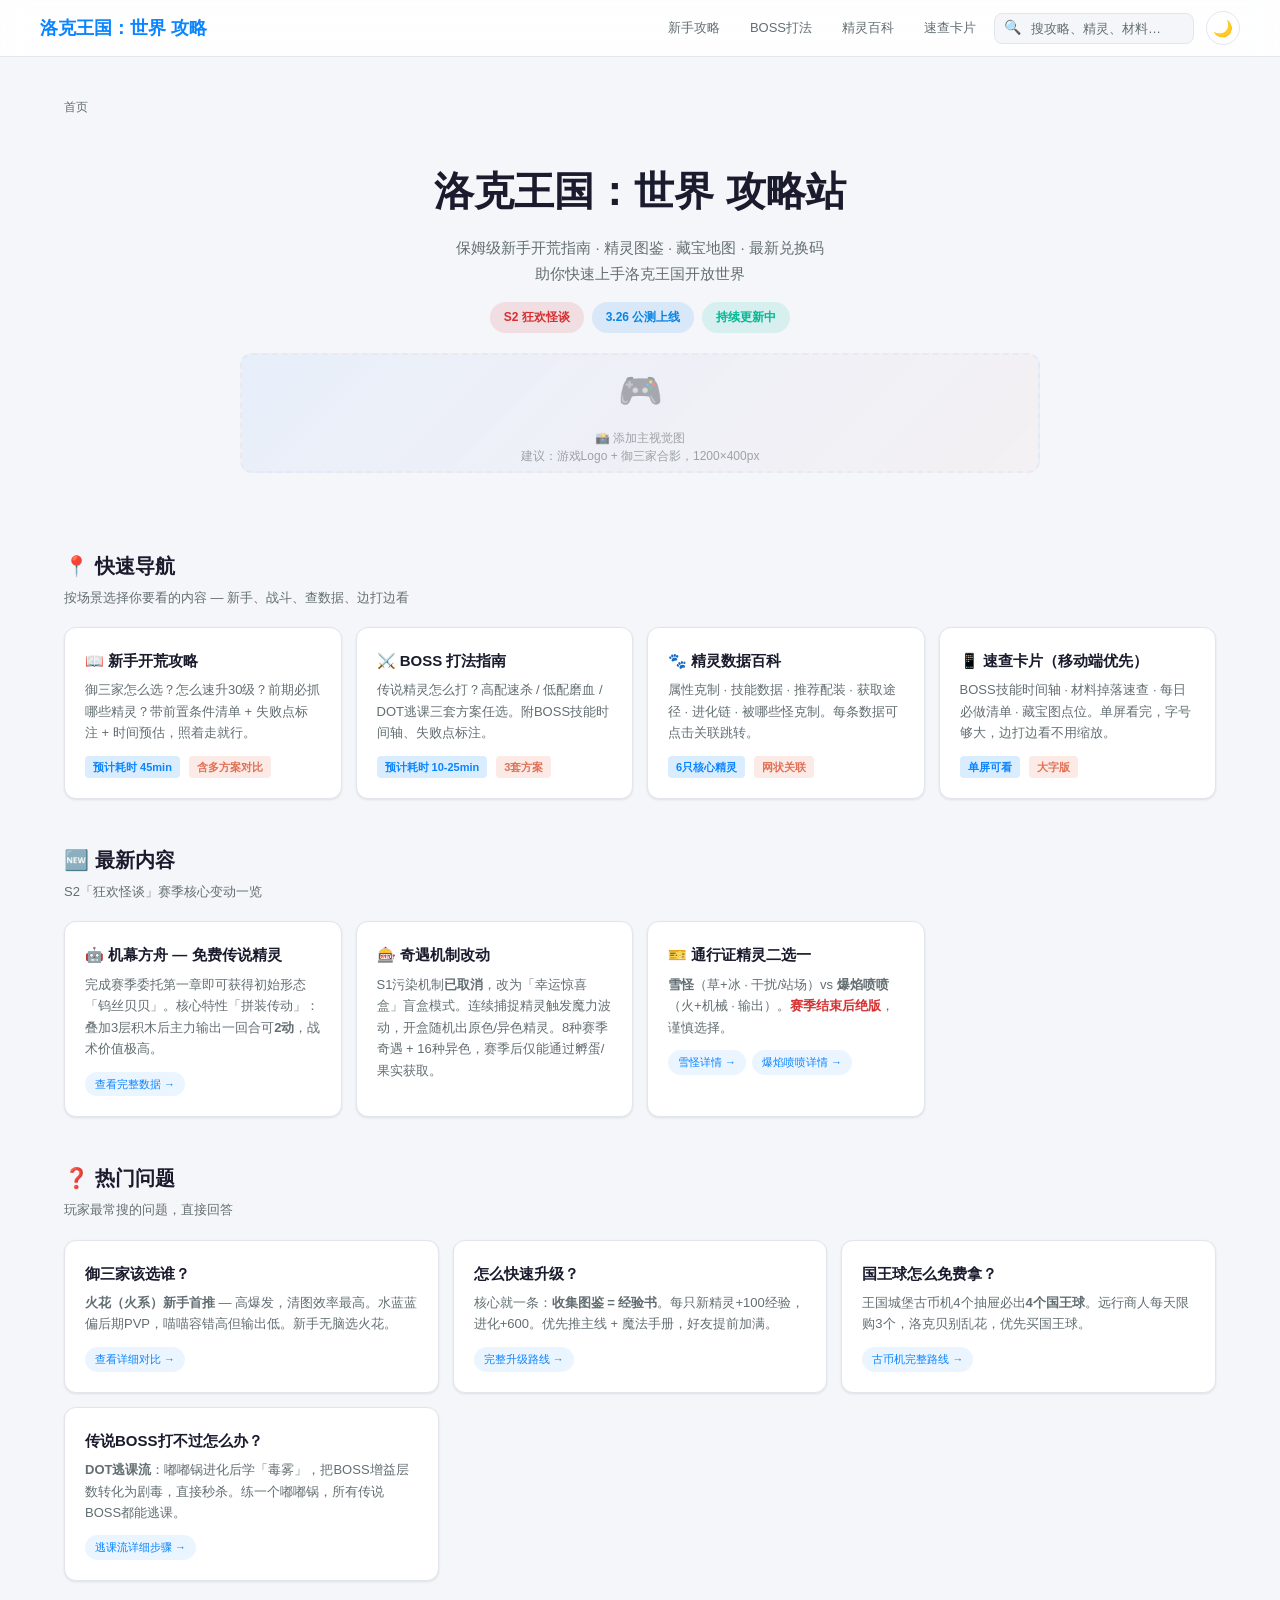
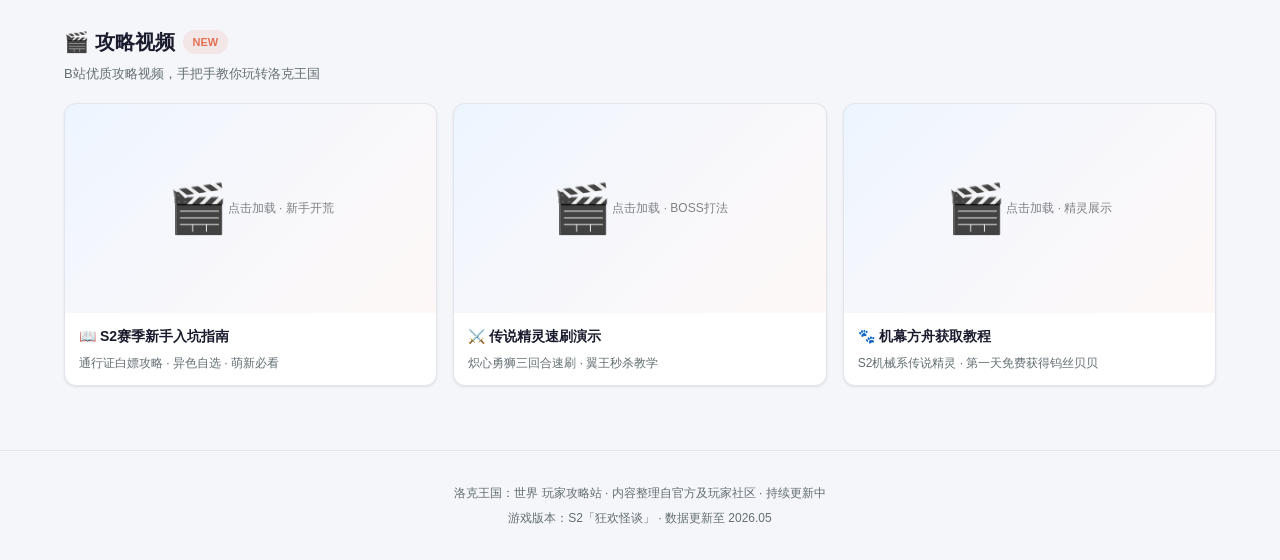
<file: index.html>
<!DOCTYPE html>
<html lang="zh-CN">
<head>
<meta charset="UTF-8">
<meta name="viewport" content="width=device-width, initial-scale=1.0">
<title>洛克王国：世界 攻略站 — 新手保姆级指南</title>
<meta name="description" content="洛克王国：世界攻略站，涵盖新手开荒、精灵图鉴、藏宝图点位、BOSS打法、兑换码等全部攻略内容。S2狂欢怪谈赛季持续更新。">
<meta property="og:title" content="洛克王国：世界 攻略站 — 新手保姆级指南">
<meta property="og:description" content="洛克王国：世界攻略站，涵盖新手开荒、精灵图鉴、藏宝图点位、BOSS打法、兑换码等全部攻略内容。">
<meta property="og:url" content="https://kunzhangrelx007-sudo.github.io/roco-guide/">
<meta property="og:type" content="website">
<meta property="og:site_name" content="洛克王国：世界 攻略站">
<meta property="og:locale" content="zh_CN">
<meta name="twitter:card" content="summary_large_image">
<meta name="twitter:title" content="洛克王国：世界 攻略站 — 新手保姆级指南">
<meta name="twitter:description" content="洛克王国：世界攻略站，涵盖新手开荒、精灵图鉴、藏宝图点位、BOSS打法、兑换码等全部攻略内容。">
<link rel="stylesheet" href="css/style.css">

<!-- 结构化数据: WebSite + BreadcrumbList + Organization -->
<script type="application/ld+json">
{
  "@context": "https://schema.org",
  "@type": "WebSite",
  "name": "洛克王国：世界 攻略站",
  "url": "https://kunzhangrelx007-sudo.github.io/roco-guide/",
  "description": "洛克王国：世界 玩家攻略站，新手开荒指南、精灵图鉴、藏宝地图、BOSS打法、兑换码。",
  "potentialAction": {
    "@type": "SearchAction",
    "target": "https://kunzhangrelx007-sudo.github.io/roco-guide/search?q={search_term_string}",
    "query-input": "required name=search_term_string"
  }
}
</script>
</head>
<body>

<!-- 导航栏 -->
<nav class="nav">
  <div class="nav-inner">
    <a href="index.html" class="nav-logo">洛克王国：世界 攻略</a>
    <a href="guide-newbie.html" class="nav-link">新手攻略</a>
    <a href="guide-boss.html" class="nav-link">BOSS打法</a>
    <a href="pets.html" class="nav-link">精灵百科</a>
    <a href="quick-ref.html" class="nav-link">速查卡片</a>
    <div class="search-wrap">
      <span class="search-icon">🔍</span>
      <input type="text" class="search-input" placeholder="搜攻略、精灵、材料…" id="searchInput" autocomplete="off">
      <div class="search-results" id="searchResults"></div>
    </div>
    <button class="theme-toggle" onclick="toggleTheme()" title="切换亮色/暗色模式">🌙</button>
  </div>
</nav>

<main class="main">

  <!-- 面包屑 -->
  <nav class="breadcrumb" aria-label="面包屑导航">
    <a href="index.html">首页</a>
  </nav>

  <!-- 英雄区 -->
  <section class="hero">
    <h1>洛克王国：世界 攻略站</h1>
    <p>保姆级新手开荒指南 · 精灵图鉴 · 藏宝地图 · 最新兑换码<br>助你快速上手洛克王国开放世界</p>
    <div class="hero-badges">
      <span class="badge badge-fire">S2 狂欢怪谈</span>
      <span class="badge badge-water">3.26 公测上线</span>
      <span class="badge badge-grass">持续更新中</span>
    </div>
    <!-- 英雄区主视觉图 -->
    <div class="img-placeholder" style="margin-top:20px;max-width:800px;margin-left:auto;margin-right:auto;">
      <span class="placeholder-icon">🎮</span>
      <span class="placeholder-text">📸 添加主视觉图<br>建议：游戏Logo + 御三家合影，1200×400px</span>
    </div>
  </section>

  <!-- 快速入口：4 个核心板块 -->
  <section class="section">
    <div class="section-title">📍 快速导航</div>
    <div class="section-desc">按场景选择你要看的内容 — 新手、战斗、查数据、边打边看</div>

    <div class="grid">
      <a href="guide-newbie.html" class="card card-link">
        <h3>📖 新手开荒攻略</h3>
        <p>御三家怎么选？怎么速升30级？前期必抓哪些精灵？带前置条件清单 + 失败点标注 + 时间预估，照着走就行。</p>
        <div class="related-tags">
          <span class="tag tag-accent">预计耗时 45min</span>
          <span class="tag tag-accent2">含多方案对比</span>
        </div>
      </a>

      <a href="guide-boss.html" class="card card-link">
        <h3>⚔️ BOSS 打法指南</h3>
        <p>传说精灵怎么打？高配速杀 / 低配磨血 / DOT逃课三套方案任选。附BOSS技能时间轴、失败点标注。</p>
        <div class="related-tags">
          <span class="tag tag-accent">预计耗时 10-25min</span>
          <span class="tag tag-accent2">3套方案</span>
        </div>
      </a>

      <a href="pets.html" class="card card-link">
        <h3>🐾 精灵数据百科</h3>
        <p>属性克制 · 技能数据 · 推荐配装 · 获取途径 · 进化链 · 被哪些怪克制。每条数据可点击关联跳转。</p>
        <div class="related-tags">
          <span class="tag tag-accent">6只核心精灵</span>
          <span class="tag tag-accent2">网状关联</span>
        </div>
      </a>

      <a href="quick-ref.html" class="card card-link">
        <h3>📱 速查卡片（移动端优先）</h3>
        <p>BOSS技能时间轴 · 材料掉落速查 · 每日必做清单 · 藏宝图点位。单屏看完，字号够大，边打边看不用缩放。</p>
        <div class="related-tags">
          <span class="tag tag-accent">单屏可看</span>
          <span class="tag tag-accent2">大字版</span>
        </div>
      </a>
    </div>
  </section>

  <!-- 最新内容 -->
  <section class="section">
    <div class="section-title">🆕 最新内容</div>
    <div class="section-desc">S2「狂欢怪谈」赛季核心变动一览</div>

    <div class="grid">
      <div class="card">
        <h3>🤖 机幕方舟 — 免费传说精灵</h3>
        <p>完成赛季委托第一章即可获得初始形态「钨丝贝贝」。核心特性「拼装传动」：叠加3层积木后主力输出一回合可<strong>2动</strong>，战术价值极高。</p>
        <div class="related-tags">
          <a href="pets.html#mech">查看完整数据 →</a>
        </div>
      </div>

      <div class="card">
        <h3>🎰 奇遇机制改动</h3>
        <p>S1污染机制<strong>已取消</strong>，改为「幸运惊喜盒」盲盒模式。连续捕捉精灵触发魔力波动，开盒随机出原色/异色精灵。8种赛季奇遇 + 16种异色，赛季后仅能通过孵蛋/果实获取。</p>
      </div>

      <div class="card">
        <h3>🎫 通行证精灵二选一</h3>
        <p><strong>雪怪</strong>（草+冰 · 干扰/站场）vs <strong>爆焰喷喷</strong>（火+机械 · 输出）。<span style="color:var(--danger);font-weight:600;">赛季结束后绝版</span>，谨慎选择。</p>
        <div class="related-tags">
          <a href="pets.html#snow">雪怪详情 →</a>
          <a href="pets.html#blast">爆焰喷喷详情 →</a>
        </div>
      </div>
    </div>
  </section>

  <!-- 热门问答 (FAQ 结构化数据) -->
  <section class="section">
    <div class="section-title">❓ 热门问题</div>
    <div class="section-desc">玩家最常搜的问题，直接回答</div>

    <div class="grid-2">
      <div class="card">
        <h3>御三家该选谁？</h3>
        <p><strong>火花（火系）新手首推</strong> — 高爆发，清图效率最高。水蓝蓝偏后期PVP，喵喵容错高但输出低。新手无脑选火花。</p>
        <div class="related-tags"><a href="guide-newbie.html#starter">查看详细对比 →</a></div>
      </div>

      <div class="card">
        <h3>怎么快速升级？</h3>
        <p>核心就一条：<strong>收集图鉴 = 经验书</strong>。每只新精灵+100经验，进化+600。优先推主线 + 魔法手册，好友提前加满。</p>
        <div class="related-tags"><a href="guide-newbie.html#leveling">完整升级路线 →</a></div>
      </div>

      <div class="card">
        <h3>国王球怎么免费拿？</h3>
        <p>王国城堡古币机4个抽屉必出<strong>4个国王球</strong>。远行商人每天限购3个，洛克贝别乱花，优先买国王球。</p>
        <div class="related-tags"><a href="quick-ref.html#treasure">古币机完整路线 →</a></div>
      </div>

      <div class="card">
        <h3>传说BOSS打不过怎么办？</h3>
        <p><strong>DOT逃课流</strong>：嘟嘟锅进化后学「毒雾」，把BOSS增益层数转化为剧毒，直接秒杀。练一个嘟嘟锅，所有传说BOSS都能逃课。</p>
        <div class="related-tags"><a href="guide-boss.html#cheese">逃课流详细步骤 →</a></div>
      </div>
    </div>
  </section>

  <!-- 视频教程区 -->
  <section class="section">
    <div class="section-title">🎬 攻略视频 <span class="update-badge">NEW</span></div>
    <div class="section-desc">B站优质攻略视频，手把手教你玩转洛克王国</div>
    <div class="video-grid">
      <div class="video-card">
        <div class="video-thumb" onclick="this.nextElementSibling.style.display='block'; this.style.display='none'">🎬<br><span style="font-size:12px;opacity:0.6;">点击加载 · 新手开荒</span></div>
        <div class="video-container" style="display:none;">
          <iframe src="" data-src="//player.bilibili.com/player.html?bvid=BV1fcL16PEjf&page=1&high_quality=1" allowfullscreen loading="lazy" title="S2赛季新手入坑指南"></iframe>
        </div>
        <div class="video-info">
          <h4>📖 S2赛季新手入坑指南</h4>
          <p>通行证白嫖攻略 · 异色自选 · 萌新必看</p>
        </div>
      </div>
      <div class="video-card">
        <div class="video-thumb" onclick="this.nextElementSibling.style.display='block'; this.style.display='none'">🎬<br><span style="font-size:12px;opacity:0.6;">点击加载 · BOSS打法</span></div>
        <div class="video-container" style="display:none;">
          <iframe src="" data-src="//player.bilibili.com/player.html?bvid=BV1ZLL66EESk&page=1&high_quality=1" allowfullscreen loading="lazy" title="传说精灵速刷BOSS打法"></iframe>
        </div>
        <div class="video-info">
          <h4>⚔️ 传说精灵速刷演示</h4>
          <p>炽心勇狮三回合速刷 · 翼王秒杀教学</p>
        </div>
      </div>
      <div class="video-card">
        <div class="video-thumb" onclick="this.nextElementSibling.style.display='block'; this.style.display='none'">🎬<br><span style="font-size:12px;opacity:0.6;">点击加载 · 精灵展示</span></div>
        <div class="video-container" style="display:none;">
          <iframe src="" data-src="//player.bilibili.com/player.html?bvid=BV1VNL86jELG&page=1&high_quality=1" allowfullscreen loading="lazy" title="S2赛季机幕方舟精灵获取教程"></iframe>
        </div>
        <div class="video-info">
          <h4>🐾 机幕方舟获取教程</h4>
          <p>S2机械系传说精灵 · 第一天免费获得钨丝贝贝</p>
        </div>
      </div>
    </div>
  </section>

</main>

<footer class="footer">
  <p>洛克王国：世界 玩家攻略站 · 内容整理自官方及玩家社区 · 持续更新中</p>
  <p style="margin-top:4px;">游戏版本：S2「狂欢怪谈」 · 数据更新至 2026.05</p>
</footer>

<script src="js/main.js"></script>
</body>
</html>
</file>
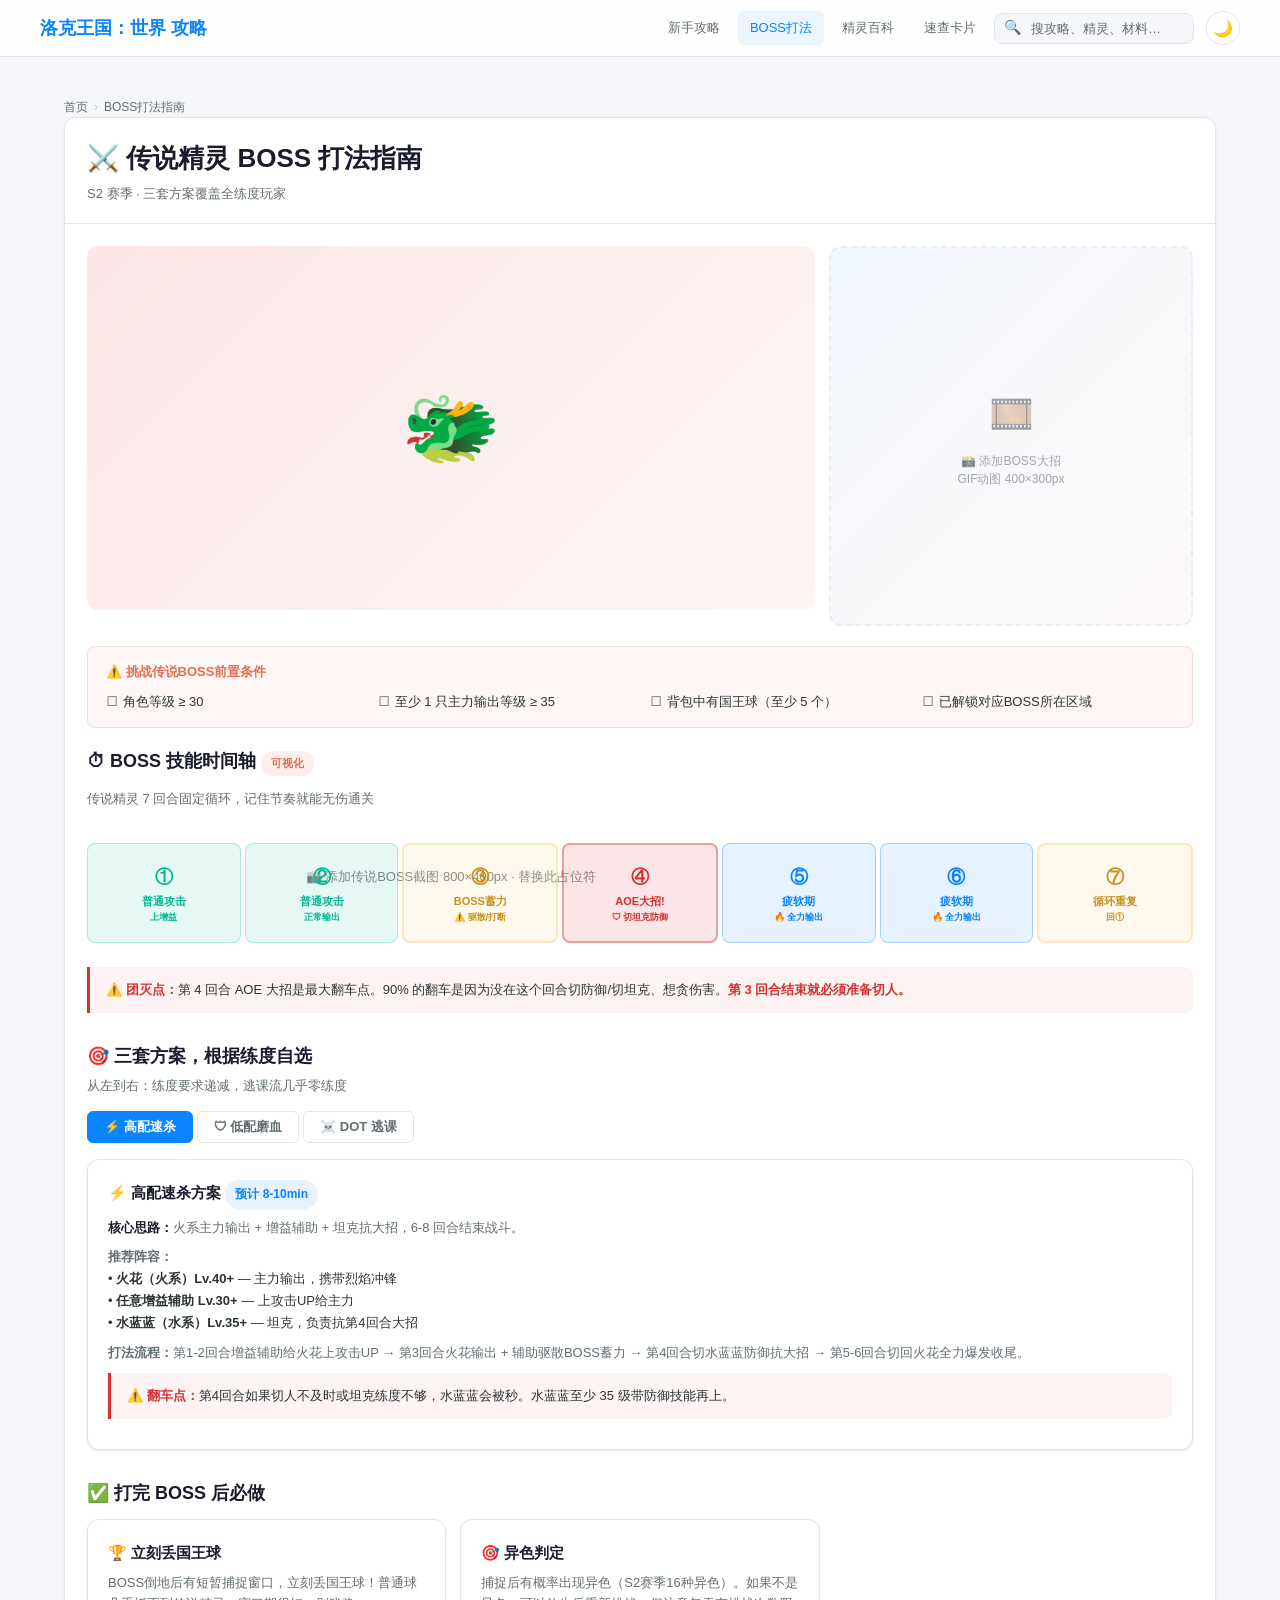
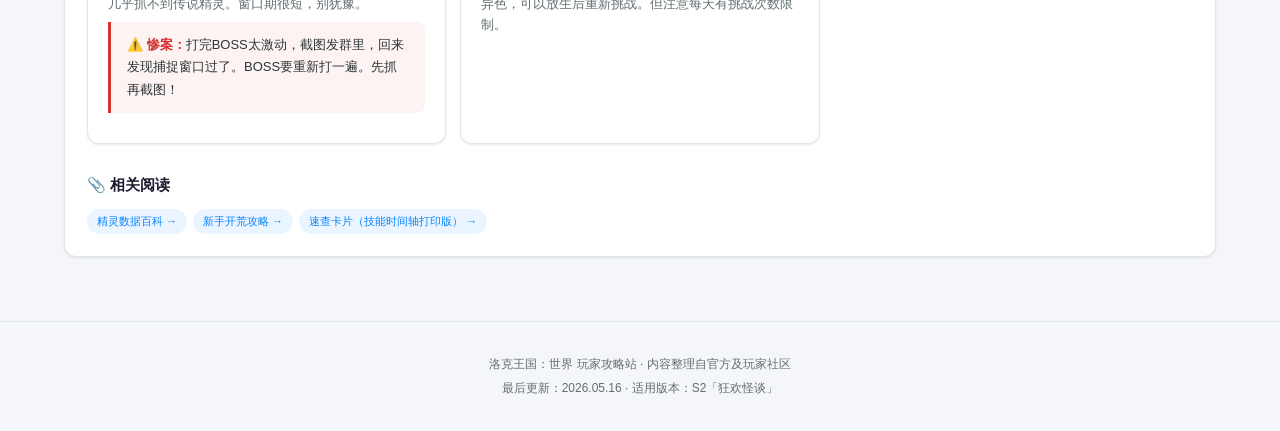
<file: guide-boss.html>
<!DOCTYPE html>
<html lang="zh-CN">
<head>
<meta charset="UTF-8">
<meta name="viewport" content="width=device-width, initial-scale=1.0">
<title>BOSS打法指南 — 洛克王国：世界 攻略站</title>
<meta name="description" content="洛克王国：世界 传说精灵BOSS打法。高配速杀 / 低配磨血 / DOT逃课三套方案，附BOSS技能时间轴、失败点标注、预计耗时。">
<meta property="og:title" content="BOSS打法指南 — 洛克王国：世界 攻略站">
<meta property="og:description" content="洛克王国：世界 传说精灵BOSS打法。高配速杀 / 低配磨血 / DOT逃课三套方案，附BOSS技能时间轴。">
<meta property="og:url" content="https://kunzhangrelx007-sudo.github.io/roco-guide/guide-boss.html">
<meta property="og:type" content="article">
<meta property="og:site_name" content="洛克王国：世界 攻略站">
<meta property="og:locale" content="zh_CN">
<meta name="twitter:card" content="summary_large_image">
<meta name="twitter:title" content="BOSS打法指南 — 洛克王国：世界 攻略站">
<meta name="twitter:description" content="洛克王国：世界 传说精灵BOSS打法。高配速杀 / 低配磨血 / DOT逃课三套方案。">
<link rel="stylesheet" href="css/style.css">

<script type="application/ld+json">
{
  "@context": "https://schema.org",
  "@type": "Article",
  "headline": "洛克王国：世界 传说精灵BOSS打法指南 — 三套方案覆盖全练度",
  "description": "高配速杀 / 低配磨血 / DOT逃课，附BOSS技能时间轴与失败点标注。",
  "datePublished": "2026-04-10",
  "dateModified": "2026-05-16"
}
</script>
<script type="application/ld+json">
{
  "@context": "https://schema.org",
  "@type": "BreadcrumbList",
  "itemListElement": [
    { "@type": "ListItem", "position": 1, "name": "首页", "item": "https://kunzhangrelx007-sudo.github.io/roco-guide/" },
    { "@type": "ListItem", "position": 2, "name": "BOSS打法指南", "item": "https://kunzhangrelx007-sudo.github.io/roco-guide/guide-boss.html" }
  ]
}
</script>
</head>
<body>

<nav class="nav">
  <div class="nav-inner">
    <a href="index.html" class="nav-logo">洛克王国：世界 攻略</a>
    <a href="guide-newbie.html" class="nav-link">新手攻略</a>
    <a href="guide-boss.html" class="nav-link active">BOSS打法</a>
    <a href="pets.html" class="nav-link">精灵百科</a>
    <a href="quick-ref.html" class="nav-link">速查卡片</a>
    <div class="search-wrap">
      <span class="search-icon">🔍</span>
      <input type="text" class="search-input" placeholder="搜攻略、精灵、材料…" id="searchInput" autocomplete="off">
      <div class="search-results" id="searchResults"></div>
    </div>
    <button class="theme-toggle" onclick="toggleTheme()" title="切换亮色/暗色模式">🌙</button>
  </div>
</nav>

<main class="main">

  <nav class="breadcrumb" aria-label="面包屑导航">
    <a href="index.html">首页</a> <span class="sep">›</span> BOSS打法指南
  </nav>

  <article class="guide-card">

    <div class="guide-card-header">
      <div>
        <h1 style="font-size:clamp(20px,3.5vw,26px);font-weight:800;color:var(--text-heading);">⚔️ 传说精灵 BOSS 打法指南</h1>
        <p style="font-size:13px;color:var(--text-dim);margin-top:2px;">S2 赛季 · 三套方案覆盖全练度玩家</p>
      </div>
    </div>

    <div class="guide-card-body">

      <!-- Boss 大图 + 动图演示区 -->
      <div style="display:grid;grid-template-columns:2fr 1fr;gap:14px;margin-bottom:20px;">
        <div class="boss-img-wrap">
          🐲<br><span style="font-size:13px;opacity:0.6;position:absolute;bottom:12px;">📸 添加传说BOSS截图 800×400px · 替换此占位符</span>
        </div>
        <div class="img-placeholder" style="min-height:100%;">
          <span class="placeholder-icon">🎞️</span>
          <span class="placeholder-text">📸 添加BOSS大招<br>GIF动图 400×300px</span>
        </div>
      </div>

      <!-- 前置条件 -->
      <div class="prereq-list">
        <h4>⚠️ 挑战传说BOSS前置条件</h4>
        <ul>
          <li>角色等级 ≥ 30</li>
          <li>至少 1 只主力输出等级 ≥ 35</li>
          <li>背包中有国王球（至少 5 个）</li>
          <li>已解锁对应BOSS所在区域</li>
        </ul>
      </div>

      <!-- BOSS 技能时间轴 — 可视化版本 -->
      <section style="margin-bottom:28px;">
        <h2 style="font-size:18px;font-weight:700;color:var(--text-heading);margin-bottom:12px;">⏱ BOSS 技能时间轴 <span class="update-badge">可视化</span></h2>
        <p style="font-size:13px;color:var(--text-dim);margin-bottom:10px;">传说精灵 7 回合固定循环，记住节奏就能无伤通关</p>

        <div class="skill-timeline">
          <div class="timeline-track">
            <div class="timeline-phase safe">
              <span class="phase-round">①</span>
              <span class="phase-action">普通攻击<br><small>上增益</small></span>
            </div>
            <div class="timeline-phase safe">
              <span class="phase-round">②</span>
              <span class="phase-action">普通攻击<br><small>正常输出</small></span>
            </div>
            <div class="timeline-phase warning">
              <span class="phase-round">③</span>
              <span class="phase-action">BOSS蓄力<br><small>⚠️ 驱散/打断</small></span>
            </div>
            <div class="timeline-phase danger">
              <span class="phase-round">④</span>
              <span class="phase-action">AOE大招!<br><small>🛡 切坦克防御</small></span>
            </div>
            <div class="timeline-phase burst">
              <span class="phase-round">⑤</span>
              <span class="phase-action">疲软期<br><small>🔥 全力输出</small></span>
            </div>
            <div class="timeline-phase burst">
              <span class="phase-round">⑥</span>
              <span class="phase-action">疲软期<br><small>🔥 全力输出</small></span>
            </div>
            <div class="timeline-phase warning">
              <span class="phase-round">⑦</span>
              <span class="phase-action">循环重复<br><small>回①</small></span>
            </div>
          </div>
        </div>

        <div class="fail-point" style="margin-top:10px;">
          <strong>⚠️ 团灭点：</strong>第 4 回合 AOE 大招是最大翻车点。90% 的翻车是因为没在这个回合切防御/切坦克、想贪伤害。<strong>第 3 回合结束就必须准备切人。</strong>
        </div>
      </section>

      <!-- 三套方案 -->
      <section id="solutions" style="margin-bottom:28px;">
        <h2 style="font-size:18px;font-weight:700;color:var(--text-heading);margin-bottom:4px;">🎯 三套方案，根据练度自选</h2>
        <p style="font-size:13px;color:var(--text-dim);margin-bottom:14px;">从左到右：练度要求递减，逃课流几乎零练度</p>

        <div class="solution-tabs">
          <button class="solution-tab active" onclick="switchBossSolution(this, 'boss-high')">⚡ 高配速杀</button>
          <button class="solution-tab" onclick="switchBossSolution(this, 'boss-low')">🛡 低配磨血</button>
          <button class="solution-tab" onclick="switchBossSolution(this, 'boss-cheese')">☠️ DOT 逃课</button>
        </div>

        <!-- 高配速杀 -->
        <div class="solution-content" id="boss-high">
          <div class="card" style="margin-top:12px;">
            <h3>⚡ 高配速杀方案 <span class="time-badge">预计 8-10min</span></h3>
            <div style="margin-top:8px;">
              <p style="font-size:13px;color:var(--text-dim);margin-bottom:8px;"><strong style="color:var(--text-heading);">核心思路：</strong>火系主力输出 + 增益辅助 + 坦克抗大招，6-8 回合结束战斗。</p>
              <p><strong>推荐阵容：</strong></p>
              <ul style="list-style:none;font-size:13px;">
                <li>• <strong>火花（火系）Lv.40+</strong> — 主力输出，携带烈焰冲锋</li>
                <li>• <strong>任意增益辅助 Lv.30+</strong> — 上攻击UP给主力</li>
                <li>• <strong>水蓝蓝（水系）Lv.35+</strong> — 坦克，负责抗第4回合大招</li>
              </ul>
              <p style="font-size:13px;color:var(--text-dim);margin-top:8px;"><strong>打法流程：</strong>第1-2回合增益辅助给火花上攻击UP → 第3回合火花输出 + 辅助驱散BOSS蓄力 → 第4回合切水蓝蓝防御抗大招 → 第5-6回合切回火花全力爆发收尾。</p>

              <div class="fail-point" style="margin-top:10px;">
                <strong>⚠️ 翻车点：</strong>第4回合如果切人不及时或坦克练度不够，水蓝蓝会被秒。水蓝蓝至少 35 级带防御技能再上。
              </div>
            </div>
          </div>
        </div>

        <!-- 低配磨血 -->
        <div class="solution-content" id="boss-low" style="display:none;">
          <div class="card" style="margin-top:12px;">
            <h3>🛡 低配磨血方案 <span class="time-badge">预计 20-25min</span></h3>
            <div style="margin-top:8px;">
              <p style="font-size:13px;color:var(--text-dim);margin-bottom:8px;"><strong style="color:var(--text-heading);">核心思路：</strong>不需要高练度输出，用双坦克轮流抗伤害 + 治疗续航，磨到BOSS技能用完。</p>
              <p><strong>推荐阵容：</strong></p>
              <ul style="list-style:none;font-size:13px;">
                <li>• <strong>水蓝蓝（水系）Lv.30+</strong> — 主坦克 + 治疗</li>
                <li>• <strong>喵喵（草系）Lv.30+</strong> — 副坦克 + 回血</li>
                <li>• <strong>任意输出 Lv.30+</strong> — 等BOSS疲软期再输出</li>
              </ul>
              <p style="font-size:13px;color:var(--text-dim);margin-top:8px;"><strong>打法流程：</strong>全程防御姿态，只在第5-6回合疲软期切换输出。BOSS蓄力放大招时双坦克轮流抗。带足回复道具。</p>

              <div class="fail-point" style="margin-top:10px;">
                <strong>⚠️ 翻车点：</strong>磨血时间太长（20min+），容易注意力分散错过第4/7回合大招。建议开着技能时间轴对着打。另外回复道具要带够，至少 10 瓶高级回复药。
              </div>
            </div>
          </div>
        </div>

        <!-- DOT 逃课 -->
        <div class="solution-content" id="boss-cheese" style="display:none;">
          <div class="card" style="margin-top:12px;">
            <h3>☠️ DOT 逃课流（练度无要求）<span class="time-badge">预计 5-8min</span></h3>
            <div style="margin-top:8px;">
              <p style="font-size:13px;color:var(--text-dim);margin-bottom:8px;"><strong style="color:var(--text-heading);">核心思路：</strong>利用「毒雾」机制将BOSS增益层数转化为剧毒伤害，无视练度直接秒杀。</p>
              <p><strong>必需精灵：</strong></p>
              <ul style="list-style:none;font-size:13px;">
                <li>• <strong>嘟嘟锅（进化后）</strong> — 学「毒雾」技能</li>
                <li>• <strong>任意坦克 Lv.20+</strong> — 撑过前3回合即可</li>
              </ul>

              <ol class="step-list" style="margin-top:10px;">
                <li>坦克顶住前 3 回合，等 BOSS 叠出 <strong>3 层增益</strong></li>
                <li>第 3 回合结束时换嘟嘟锅上场</li>
                <li>第 4 回合嘟嘟锅释放<strong>「毒雾」</strong> — 3 层增益 × 毒雾倍率 = <strong style="color:var(--danger);">直接秒杀</strong></li>
              </ol>

              <div class="info-box" style="margin-top:10px;">
                <strong>原理：</strong>毒雾效果为「将目标每层增益转化为固定伤害」。传说BOSS通常在第3回合叠3层攻击UP，毒雾结算 3 层 × 转化倍率，伤害远超BOSS血量上限，直接秒杀。这个机制对所有传说BOSS都有效。
              </div>

              <div class="fail-point" style="margin-top:10px;">
                <strong>⚠️ 翻车点：</strong>必须等BOSS叠满 3 层增益再放毒雾。只叠了 1-2 层就放，伤害不够秒不掉。另外嘟嘟锅速度偏慢，如果被BOSS先手秒了就白费。建议带个加速性格的嘟嘟锅，或给嘟嘟锅先上速度UP。
              </div>
            </div>
          </div>
        </div>
      </section>

      <!-- 打完后的操作 -->
      <section style="margin-bottom:28px;">
        <h2 style="font-size:18px;font-weight:700;color:var(--text-heading);margin-bottom:10px;">✅ 打完 BOSS 后必做</h2>
        <div class="grid">
          <div class="card">
            <h3>🏆 立刻丢国王球</h3>
            <p>BOSS倒地后有短暂捕捉窗口，立刻丢国王球！普通球几乎抓不到传说精灵。窗口期很短，别犹豫。</p>
            <div class="fail-point" style="margin-top:8px;">
              <strong>⚠️ 惨案：</strong>打完BOSS太激动，截图发群里，回来发现捕捉窗口过了。BOSS要重新打一遍。先抓再截图！
            </div>
          </div>

          <div class="card">
            <h3>🎯 异色判定</h3>
            <p>捕捉后有概率出现异色（S2赛季16种异色）。如果不是异色，可以放生后重新挑战。但注意每天有挑战次数限制。</p>
          </div>
        </div>
      </section>

      <!-- 关联阅读 -->
      <section>
        <h3 style="font-size:15px;font-weight:700;color:var(--text-heading);margin-bottom:8px;">📎 相关阅读</h3>
        <div class="related-tags">
          <a href="pets.html">精灵数据百科 →</a>
          <a href="guide-newbie.html">新手开荒攻略 →</a>
          <a href="quick-ref.html">速查卡片（技能时间轴打印版） →</a>
        </div>
      </section>

    </div>
  </article>

</main>

<footer class="footer">
  <p>洛克王国：世界 玩家攻略站 · 内容整理自官方及玩家社区</p>
  <p style="margin-top:4px;">最后更新：2026.05.16 · 适用版本：S2「狂欢怪谈」</p>
</footer>

<script>
function switchBossSolution(btn, targetId) {
  btn.parentElement.querySelectorAll('.solution-tab').forEach(t => t.classList.remove('active'));
  btn.classList.add('active');
  btn.closest('section').querySelectorAll('.solution-content').forEach(c => c.style.display = 'none');
  document.getElementById(targetId).style.display = 'block';
}
</script>
<script src="js/main.js"></script>
</body>
</html>
</file>
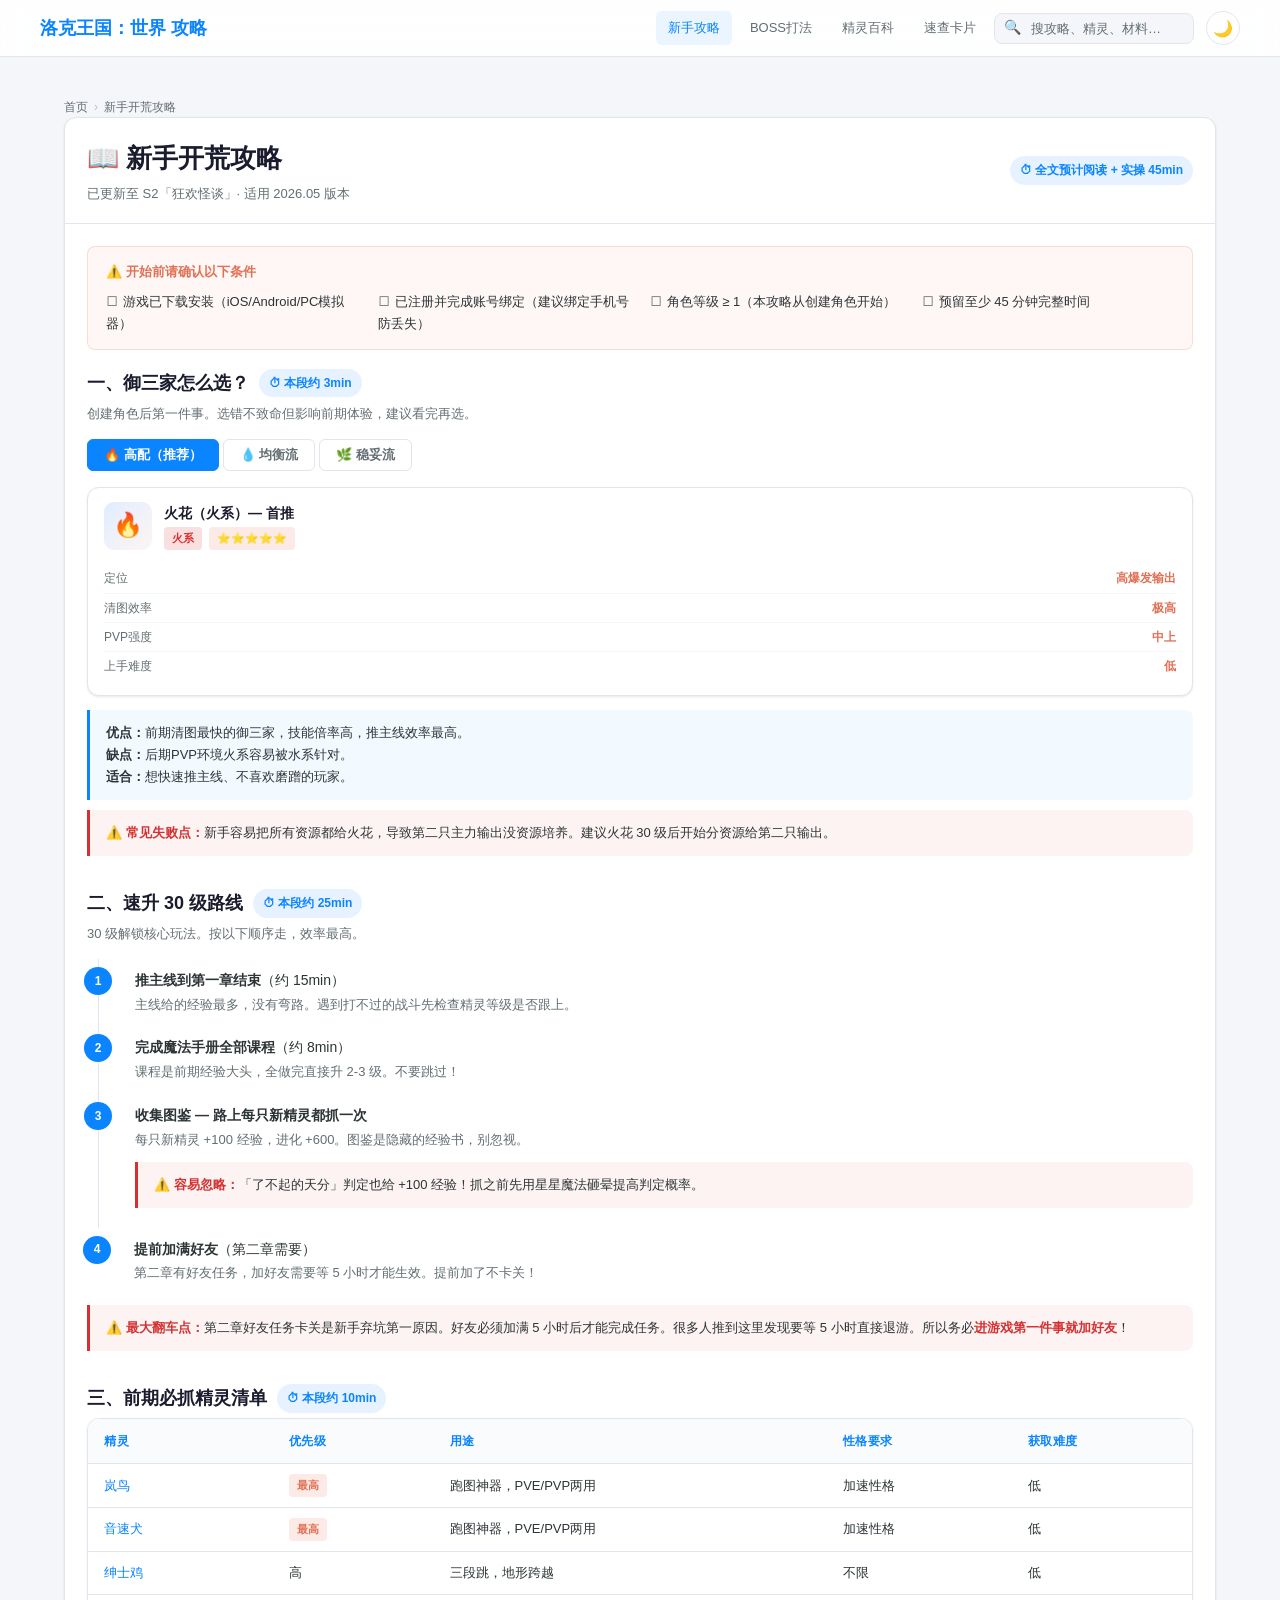
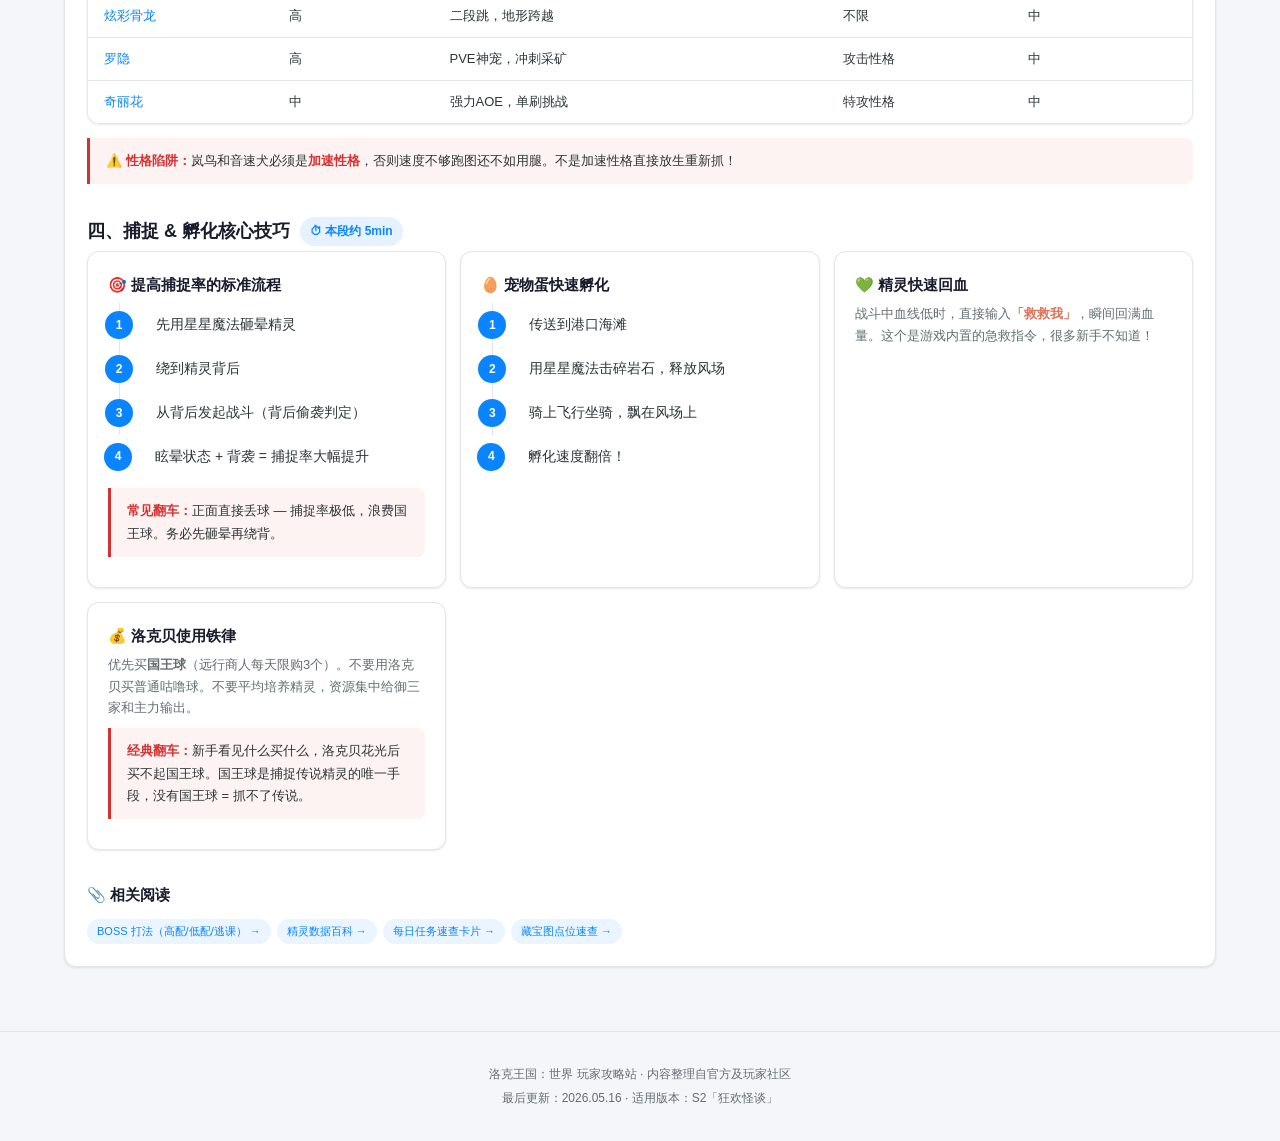
<file: guide-newbie.html>
<!DOCTYPE html>
<html lang="zh-CN">
<head>
<meta charset="UTF-8">
<meta name="viewport" content="width=device-width, initial-scale=1.0">
<title>新手开荒攻略 — 洛克王国：世界 攻略站</title>
<meta name="description" content="洛克王国：世界 保姆级新手开荒攻略。御三家选择对比、速升30级路线、前期必抓精灵清单、捕捉孵化技巧。前置条件清单 + 失败点标注 + 预计耗时。">
<meta property="og:title" content="新手开荒攻略 — 洛克王国：世界 攻略站">
<meta property="og:description" content="洛克王国：世界 保姆级新手开荒攻略。御三家选择对比、速升30级路线、前期必抓精灵清单。">
<meta property="og:url" content="https://kunzhangrelx007-sudo.github.io/roco-guide/guide-newbie.html">
<meta property="og:type" content="article">
<meta property="og:site_name" content="洛克王国：世界 攻略站">
<meta property="og:locale" content="zh_CN">
<meta name="twitter:card" content="summary_large_image">
<meta name="twitter:title" content="新手开荒攻略 — 洛克王国：世界 攻略站">
<meta name="twitter:description" content="洛克王国：世界 保姆级新手开荒攻略。御三家选择对比、速升30级路线、前期必抓精灵清单。">
<link rel="stylesheet" href="css/style.css">

<!-- 结构化数据: Article + HowTo + BreadcrumbList + FAQ -->
<script type="application/ld+json">
{
  "@context": "https://schema.org",
  "@type": "Article",
  "headline": "洛克王国：世界 新手开荒攻略（2026公测版）",
  "description": "御三家选择、速升30级、前期必抓精灵、捕捉孵化技巧，前置条件 + 失败点 + 时间预估全覆盖。",
  "datePublished": "2026-03-28",
  "dateModified": "2026-05-16",
  "author": { "@type": "Organization", "name": "洛克王国攻略站" }
}
</script>
<script type="application/ld+json">
{
  "@context": "https://schema.org",
  "@type": "BreadcrumbList",
  "itemListElement": [
    { "@type": "ListItem", "position": 1, "name": "首页", "item": "https://kunzhangrelx007-sudo.github.io/roco-guide/" },
    { "@type": "ListItem", "position": 2, "name": "新手开荒攻略", "item": "https://kunzhangrelx007-sudo.github.io/roco-guide/guide-newbie.html" }
  ]
}
</script>
</head>
<body>

<nav class="nav">
  <div class="nav-inner">
    <a href="index.html" class="nav-logo">洛克王国：世界 攻略</a>
    <a href="guide-newbie.html" class="nav-link active">新手攻略</a>
    <a href="guide-boss.html" class="nav-link">BOSS打法</a>
    <a href="pets.html" class="nav-link">精灵百科</a>
    <a href="quick-ref.html" class="nav-link">速查卡片</a>
    <div class="search-wrap">
      <span class="search-icon">🔍</span>
      <input type="text" class="search-input" placeholder="搜攻略、精灵、材料…" id="searchInput" autocomplete="off">
      <div class="search-results" id="searchResults"></div>
    </div>
    <button class="theme-toggle" onclick="toggleTheme()" title="切换亮色/暗色模式">🌙</button>
  </div>
</nav>

<main class="main">

  <!-- 面包屑 -->
  <nav class="breadcrumb" aria-label="面包屑导航">
    <a href="index.html">首页</a> <span class="sep">›</span> 新手开荒攻略
  </nav>

  <article class="guide-card">

    <!-- 攻略头部：标题 + 时间 + 版本 -->
    <div class="guide-card-header">
      <div>
        <h1 style="font-size:clamp(20px,3.5vw,26px);font-weight:800;color:var(--text-heading);">📖 新手开荒攻略</h1>
        <p style="font-size:13px;color:var(--text-dim);margin-top:2px;">已更新至 S2「狂欢怪谈」· 适用 2026.05 版本</p>
      </div>
      <span class="time-badge">⏱ 全文预计阅读 + 实操 45min</span>
    </div>

    <!-- ===== 前置条件清单 ===== -->
    <div class="guide-card-body">
      <div class="prereq-list">
        <h4>⚠️ 开始前请确认以下条件</h4>
        <ul>
          <li>游戏已下载安装（iOS/Android/PC模拟器）</li>
          <li>已注册并完成账号绑定（建议绑定手机号防丢失）</li>
          <li>角色等级 ≥ 1（本攻略从创建角色开始）</li>
          <li>预留至少 45 分钟完整时间</li>
        </ul>
      </div>

      <!-- ===== 分段 1：御三家选择 ===== -->
      <section id="starter" style="margin-bottom:32px;">
        <div style="display:flex;align-items:center;gap:10px;margin-bottom:4px;">
          <h2 style="font-size:18px;font-weight:700;color:var(--text-heading);">一、御三家怎么选？</h2>
          <span class="time-badge">⏱ 本段约 3min</span>
        </div>
        <p style="font-size:13px;color:var(--text-dim);margin-bottom:14px;">创建角色后第一件事。选错不致命但影响前期体验，建议看完再选。</p>

        <!-- 多方案标签 -->
        <div class="solution-tabs">
          <button class="solution-tab active" onclick="switchSolution(this, 'sol-high')">🔥 高配（推荐）</button>
          <button class="solution-tab" onclick="switchSolution(this, 'sol-mid')">💧 均衡流</button>
          <button class="solution-tab" onclick="switchSolution(this, 'sol-safe')">🌿 稳妥流</button>
        </div>

        <div class="solution-content" id="sol-high">
          <div class="pet-card" style="margin-bottom:14px;">
            <div class="pet-header">
              <div class="pet-avatar">🔥</div>
              <div class="pet-info">
                <h4>火花（火系）— 首推</h4>
                <div style="display:flex;gap:4px;flex-wrap:wrap;"><span class="tag tag-fire">火系</span><span class="tag tag-accent2">⭐⭐⭐⭐⭐</span></div>
              </div>
            </div>
            <div class="pet-body">
              <div class="pet-stat-row"><span class="pet-stat-label">定位</span><span class="pet-stat-val">高爆发输出</span></div>
              <div class="pet-stat-row"><span class="pet-stat-label">清图效率</span><span class="pet-stat-val">极高</span></div>
              <div class="pet-stat-row"><span class="pet-stat-label">PVP强度</span><span class="pet-stat-val">中上</span></div>
              <div class="pet-stat-row"><span class="pet-stat-label">上手难度</span><span class="pet-stat-val">低</span></div>
            </div>
          </div>

          <div class="info-box">
            <strong>优点：</strong>前期清图最快的御三家，技能倍率高，推主线效率最高。<br>
            <strong>缺点：</strong>后期PVP环境火系容易被水系针对。<br>
            <strong>适合：</strong>想快速推主线、不喜欢磨蹭的玩家。
          </div>

          <div class="fail-point">
            <strong>⚠️ 常见失败点：</strong>新手容易把所有资源都给火花，导致第二只主力输出没资源培养。建议火花 30 级后开始分资源给第二只输出。
          </div>
        </div>

        <div class="solution-content" id="sol-mid" style="display:none;">
          <div class="pet-card" style="margin-bottom:14px;">
            <div class="pet-header">
              <div class="pet-avatar">💧</div>
              <div class="pet-info">
                <h4>水蓝蓝（水系）— 后期发力</h4>
                <div style="display:flex;gap:4px;flex-wrap:wrap;"><span class="tag tag-water">水系</span><span class="tag tag-accent2">⭐⭐⭐⭐</span></div>
              </div>
            </div>
            <div class="pet-body">
              <div class="pet-stat-row"><span class="pet-stat-label">定位</span><span class="pet-stat-val">续航坦克</span></div>
              <div class="pet-stat-row"><span class="pet-stat-label">清图效率</span><span class="pet-stat-val">中等</span></div>
              <div class="pet-stat-row"><span class="pet-stat-label">PVP强度</span><span class="pet-stat-val">极高</span></div>
              <div class="pet-stat-row"><span class="pet-stat-label">上手难度</span><span class="pet-stat-val">中</span></div>
            </div>
          </div>

          <div class="info-box">
            <strong>优点：</strong>PVP T0 级别，后期最强御三家。续航能力出色，不容易死。<br>
            <strong>缺点：</strong>前期清图慢，开荒体验不如火花舒服。<br>
            <strong>适合：</strong>有长期PVP规划、不介意前期慢一点的玩家。
          </div>
        </div>

        <div class="solution-content" id="sol-safe" style="display:none;">
          <div class="pet-card" style="margin-bottom:14px;">
            <div class="pet-header">
              <div class="pet-avatar">🌿</div>
              <div class="pet-info">
                <h4>喵喵（草系）— 求稳之选</h4>
                <div style="display:flex;gap:4px;flex-wrap:wrap;"><span class="tag tag-grass">草系</span><span class="tag tag-accent2">⭐⭐⭐⭐</span></div>
              </div>
            </div>
            <div class="pet-body">
              <div class="pet-stat-row"><span class="pet-stat-label">定位</span><span class="pet-stat-val">回血生存</span></div>
              <div class="pet-stat-row"><span class="pet-stat-label">清图效率</span><span class="pet-stat-val">低</span></div>
              <div class="pet-stat-row"><span class="pet-stat-label">PVP强度</span><span class="pet-stat-val">中</span></div>
              <div class="pet-stat-row"><span class="pet-stat-label">上手难度</span><span class="pet-stat-val">极低</span></div>
            </div>
          </div>

          <div class="info-box">
            <strong>优点：</strong>自带回血，容错率最高，几乎不会翻车。新手友好度最高。<br>
            <strong>缺点：</strong>输出低，战斗时间长，PVP 环境弱势。<br>
            <strong>适合：</strong>纯休闲玩家、手残党、不想研究的玩家。
          </div>
        </div>
      </section>

      <!-- ===== 分段 2：速升30级 ===== -->
      <section id="leveling" style="margin-bottom:32px;">
        <div style="display:flex;align-items:center;gap:10px;margin-bottom:4px;">
          <h2 style="font-size:18px;font-weight:700;color:var(--text-heading);">二、速升 30 级路线</h2>
          <span class="time-badge">⏱ 本段约 25min</span>
        </div>
        <p style="font-size:13px;color:var(--text-dim);margin-bottom:14px;">30 级解锁核心玩法。按以下顺序走，效率最高。</p>

        <ol class="step-list">
          <li>
            <strong>推主线到第一章结束</strong>（约 15min）<br>
            <span style="font-size:13px;color:var(--text-dim);">主线给的经验最多，没有弯路。遇到打不过的战斗先检查精灵等级是否跟上。</span>
          </li>
          <li>
            <strong>完成魔法手册全部课程</strong>（约 8min）<br>
            <span style="font-size:13px;color:var(--text-dim);">课程是前期经验大头，全做完直接升 2-3 级。不要跳过！</span>
          </li>
          <li>
            <strong>收集图鉴 — 路上每只新精灵都抓一次</strong><br>
            <span style="font-size:13px;color:var(--text-dim);">每只新精灵 +100 经验，进化 +600。图鉴是隐藏的经验书，别忽视。</span>
            <div class="fail-point">
              <strong>⚠️ 容易忽略：</strong>「了不起的天分」判定也给 +100 经验！抓之前先用星星魔法砸晕提高判定概率。
            </div>
          </li>
          <li>
            <strong>提前加满好友</strong>（第二章需要）<br>
            <span style="font-size:13px;color:var(--text-dim);">第二章有好友任务，加好友需要等 5 小时才能生效。提前加了不卡关！</span>
          </li>
        </ol>

        <div class="fail-point">
          <strong>⚠️ 最大翻车点：</strong>第二章好友任务卡关是新手弃坑第一原因。好友必须加满 5 小时后才能完成任务。很多人推到这里发现要等 5 小时直接退游。所以务必<strong>进游戏第一件事就加好友</strong>！
        </div>
      </section>

      <!-- ===== 分段 3：前期必抓精灵 ===== -->
      <section id="catch" style="margin-bottom:32px;">
        <div style="display:flex;align-items:center;gap:10px;margin-bottom:4px;">
          <h2 style="font-size:18px;font-weight:700;color:var(--text-heading);">三、前期必抓精灵清单</h2>
          <span class="time-badge">⏱ 本段约 10min</span>
        </div>

        <div class="table-wrap" style="margin-bottom:14px;">
          <table>
            <thead>
              <tr>
                <th>精灵</th>
                <th>优先级</th>
                <th>用途</th>
                <th>性格要求</th>
                <th>获取难度</th>
              </tr>
            </thead>
            <tbody>
              <tr>
                <td><a href="pets.html">岚鸟</a></td>
                <td><span class="tag tag-accent2">最高</span></td>
                <td>跑图神器，PVE/PVP两用</td>
                <td>加速性格</td>
                <td>低</td>
              </tr>
              <tr>
                <td><a href="pets.html">音速犬</a></td>
                <td><span class="tag tag-accent2">最高</span></td>
                <td>跑图神器，PVE/PVP两用</td>
                <td>加速性格</td>
                <td>低</td>
              </tr>
              <tr>
                <td><a href="pets.html">绅士鸡</a></td>
                <td>高</td>
                <td>三段跳，地形跨越</td>
                <td>不限</td>
                <td>低</td>
              </tr>
              <tr>
                <td><a href="pets.html">炫彩骨龙</a></td>
                <td>高</td>
                <td>二段跳，地形跨越</td>
                <td>不限</td>
                <td>中</td>
              </tr>
              <tr>
                <td><a href="pets.html">罗隐</a></td>
                <td>高</td>
                <td>PVE神宠，冲刺采矿</td>
                <td>攻击性格</td>
                <td>中</td>
              </tr>
              <tr>
                <td><a href="pets.html">奇丽花</a></td>
                <td>中</td>
                <td>强力AOE，单刷挑战</td>
                <td>特攻性格</td>
                <td>中</td>
              </tr>
            </tbody>
          </table>
        </div>

        <div class="fail-point">
          <strong>⚠️ 性格陷阱：</strong>岚鸟和音速犬必须是<strong>加速性格</strong>，否则速度不够跑图还不如用腿。不是加速性格直接放生重新抓！
        </div>
      </section>

      <!-- ===== 分段 4：捕捉 & 孵化技巧 ===== -->
      <section id="tips" style="margin-bottom:32px;">
        <div style="display:flex;align-items:center;gap:10px;margin-bottom:4px;">
          <h2 style="font-size:18px;font-weight:700;color:var(--text-heading);">四、捕捉 & 孵化核心技巧</h2>
          <span class="time-badge">⏱ 本段约 5min</span>
        </div>

        <div class="grid">
          <div class="card">
            <h3>🎯 提高捕捉率的标准流程</h3>
            <ol class="step-list">
              <li>先用星星魔法砸晕精灵</li>
              <li>绕到精灵背后</li>
              <li>从背后发起战斗（背后偷袭判定）</li>
              <li>眩晕状态 + 背袭 = 捕捉率大幅提升</li>
            </ol>
            <div class="fail-point" style="margin-top:10px;">
              <strong>常见翻车：</strong>正面直接丢球 — 捕捉率极低，浪费国王球。务必先砸晕再绕背。
            </div>
          </div>

          <div class="card">
            <h3>🥚 宠物蛋快速孵化</h3>
            <ol class="step-list">
              <li>传送到港口海滩</li>
              <li>用星星魔法击碎岩石，释放风场</li>
              <li>骑上飞行坐骑，飘在风场上</li>
              <li>孵化速度翻倍！</li>
            </ol>
          </div>

          <div class="card">
            <h3>💚 精灵快速回血</h3>
            <p>战斗中血线低时，直接输入<strong style="color:var(--accent2);">「救救我」</strong>，瞬间回满血量。这个是游戏内置的急救指令，很多新手不知道！</p>
          </div>

          <div class="card">
            <h3>💰 洛克贝使用铁律</h3>
            <p>优先买<strong>国王球</strong>（远行商人每天限购3个）。不要用洛克贝买普通咕噜球。不要平均培养精灵，资源集中给御三家和主力输出。</p>
            <div class="fail-point" style="margin-top:10px;">
              <strong>经典翻车：</strong>新手看见什么买什么，洛克贝花光后买不起国王球。国王球是捕捉传说精灵的唯一手段，没有国王球 = 抓不了传说。
            </div>
          </div>
        </div>
      </section>

      <!-- ===== 关联阅读 ===== -->
      <section>
        <h3 style="font-size:15px;font-weight:700;color:var(--text-heading);margin-bottom:8px;">📎 相关阅读</h3>
        <div class="related-tags">
          <a href="guide-boss.html">BOSS 打法（高配/低配/逃课） →</a>
          <a href="pets.html">精灵数据百科 →</a>
          <a href="quick-ref.html">每日任务速查卡片 →</a>
          <a href="quick-ref.html#treasure">藏宝图点位速查 →</a>
        </div>
      </section>

    </div>
  </article>

</main>

<footer class="footer">
  <p>洛克王国：世界 玩家攻略站 · 内容整理自官方及玩家社区</p>
  <p style="margin-top:4px;">最后更新：2026.05.16 · 适用版本：S2「狂欢怪谈」</p>
</footer>

<script>
// 方案切换
function switchSolution(btn, targetId) {
  btn.parentElement.querySelectorAll('.solution-tab').forEach(t => t.classList.remove('active'));
  btn.classList.add('active');
  btn.closest('section').querySelectorAll('.solution-content').forEach(c => c.style.display = 'none');
  document.getElementById(targetId).style.display = 'block';
}
</script>
<script src="js/main.js"></script>
</body>
</html>
</file>
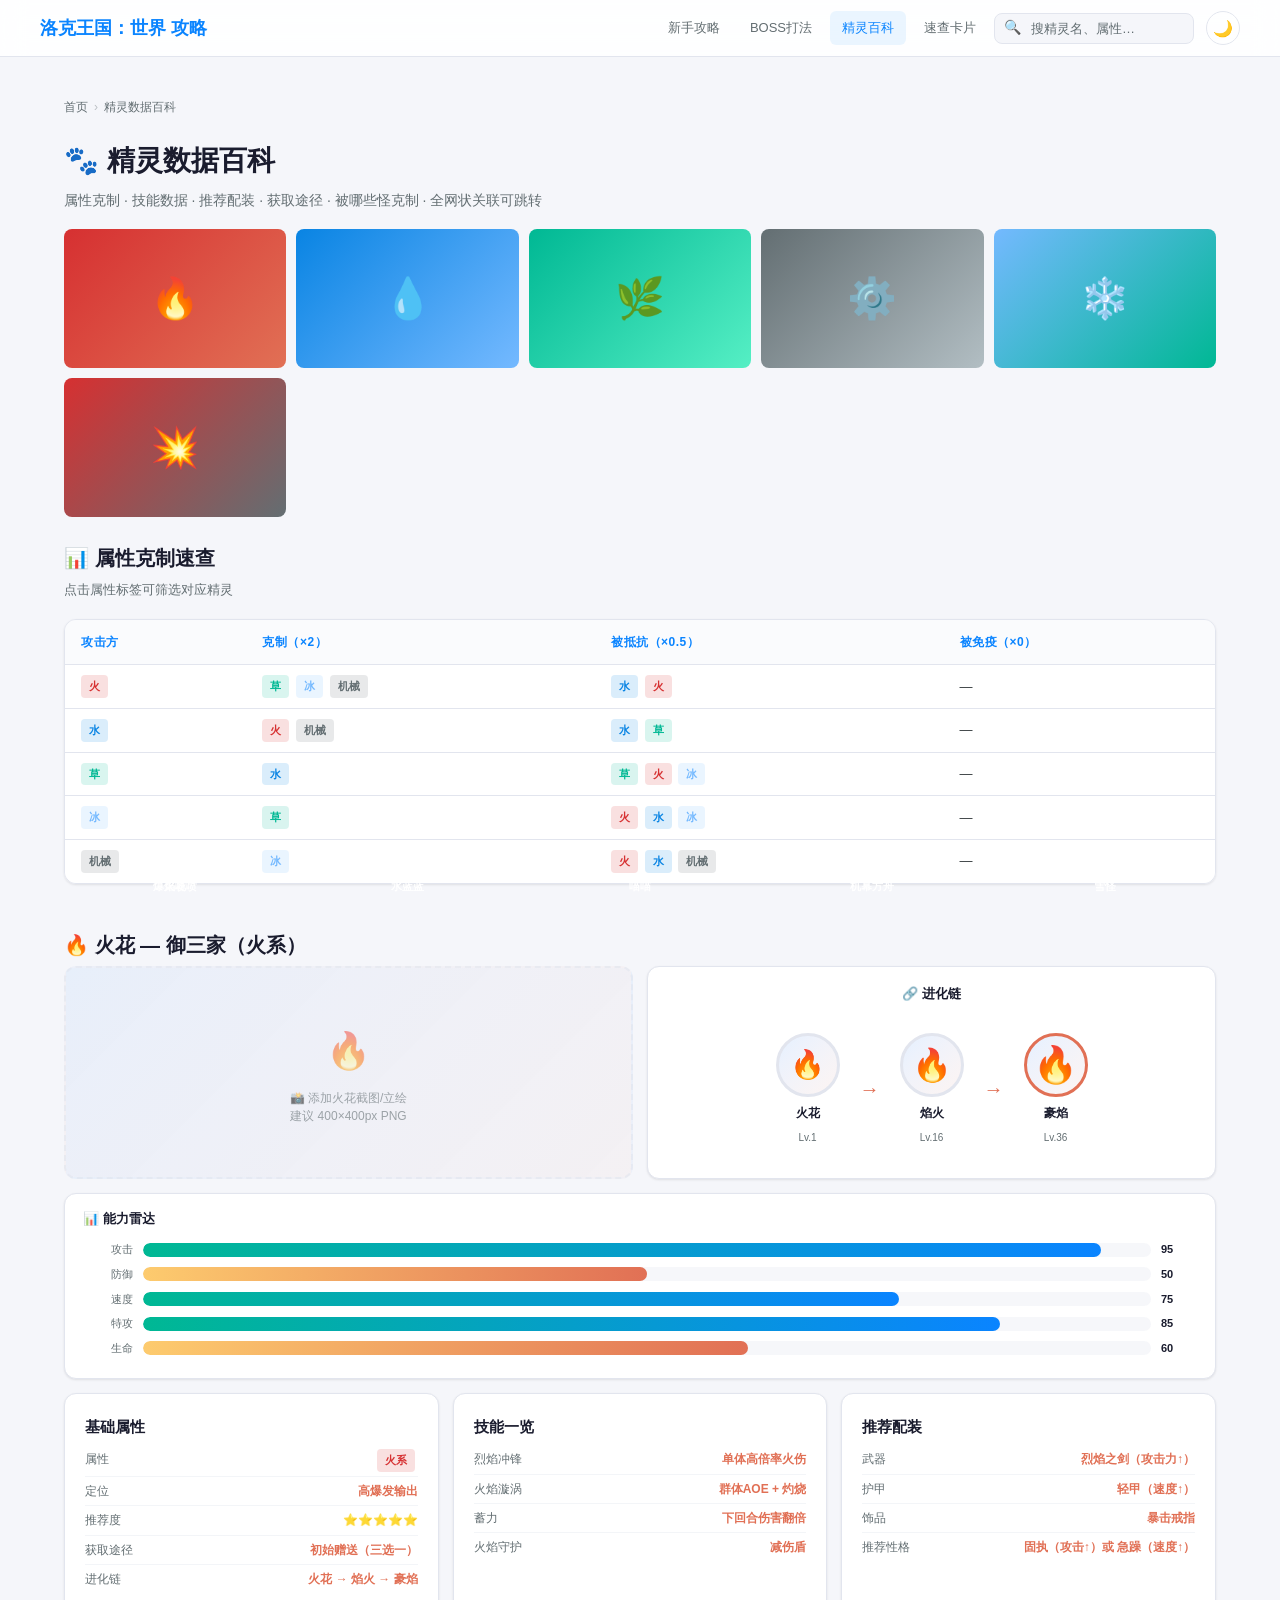
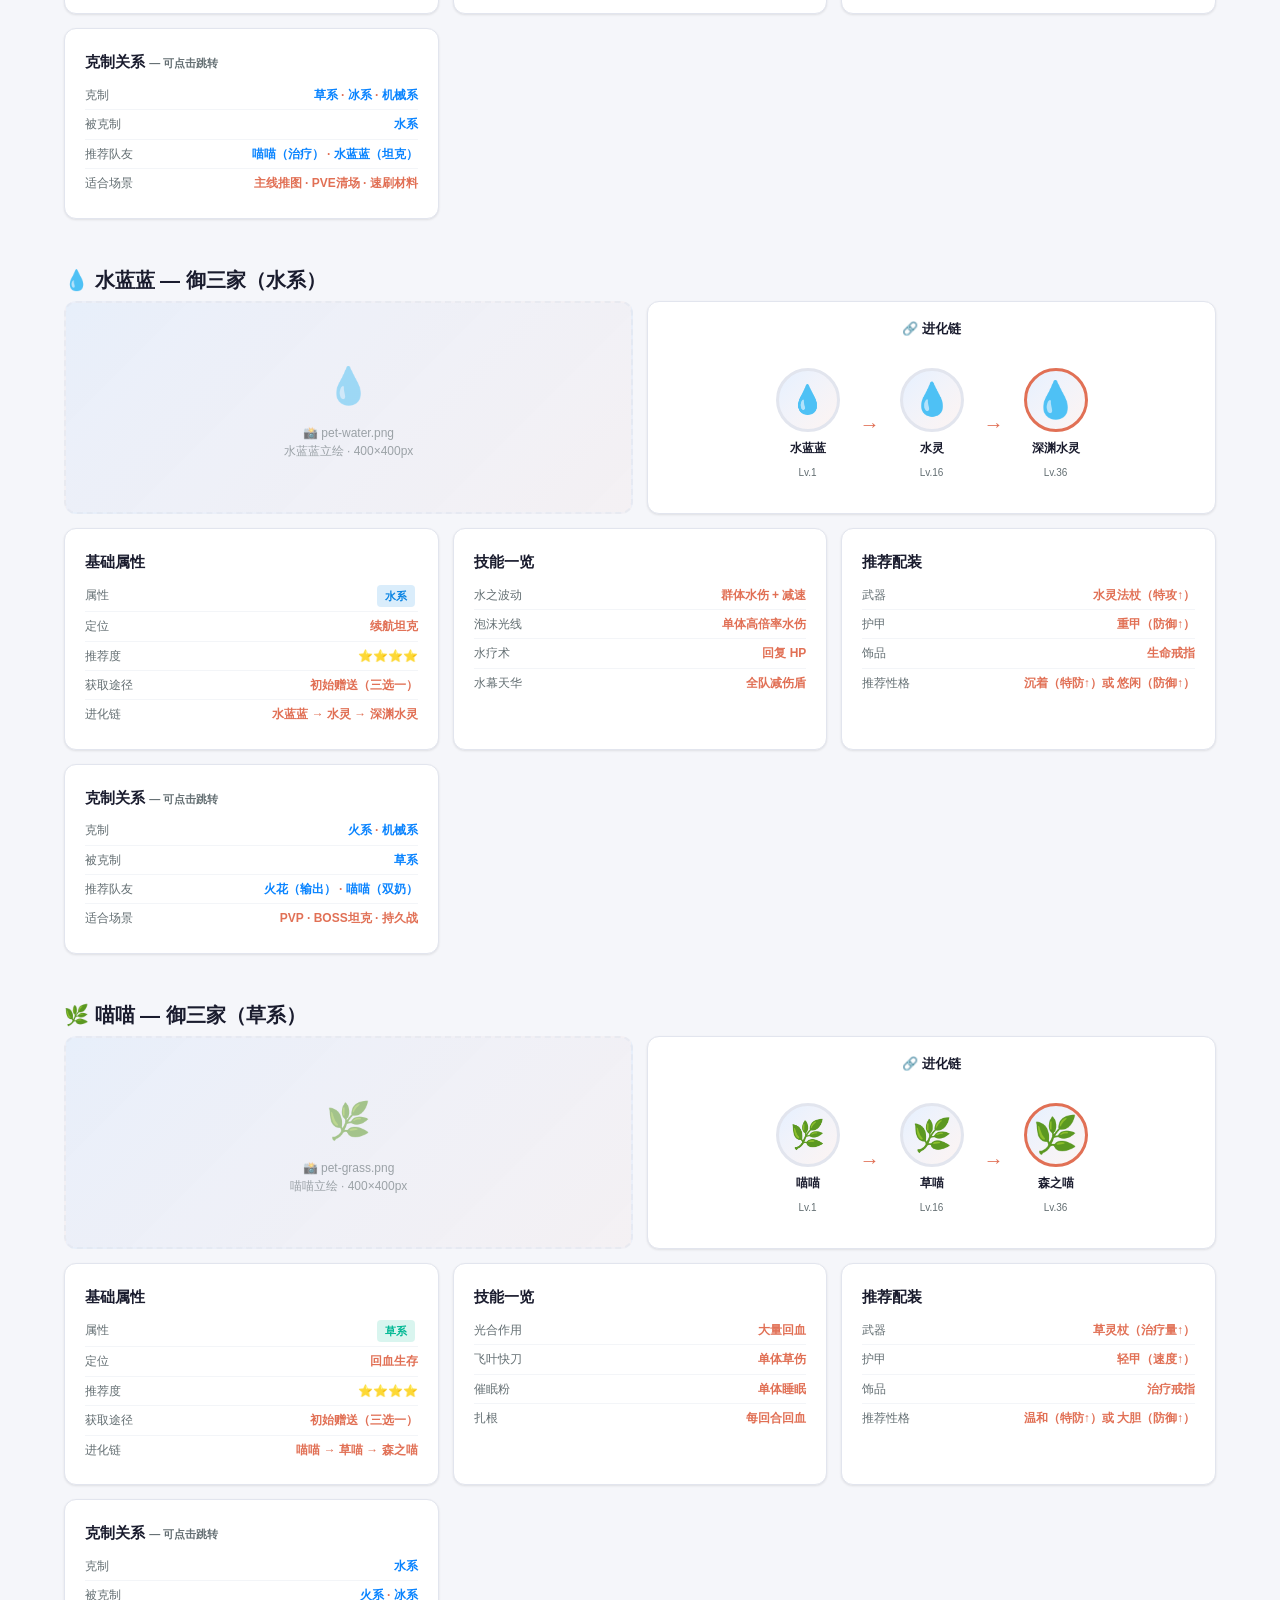
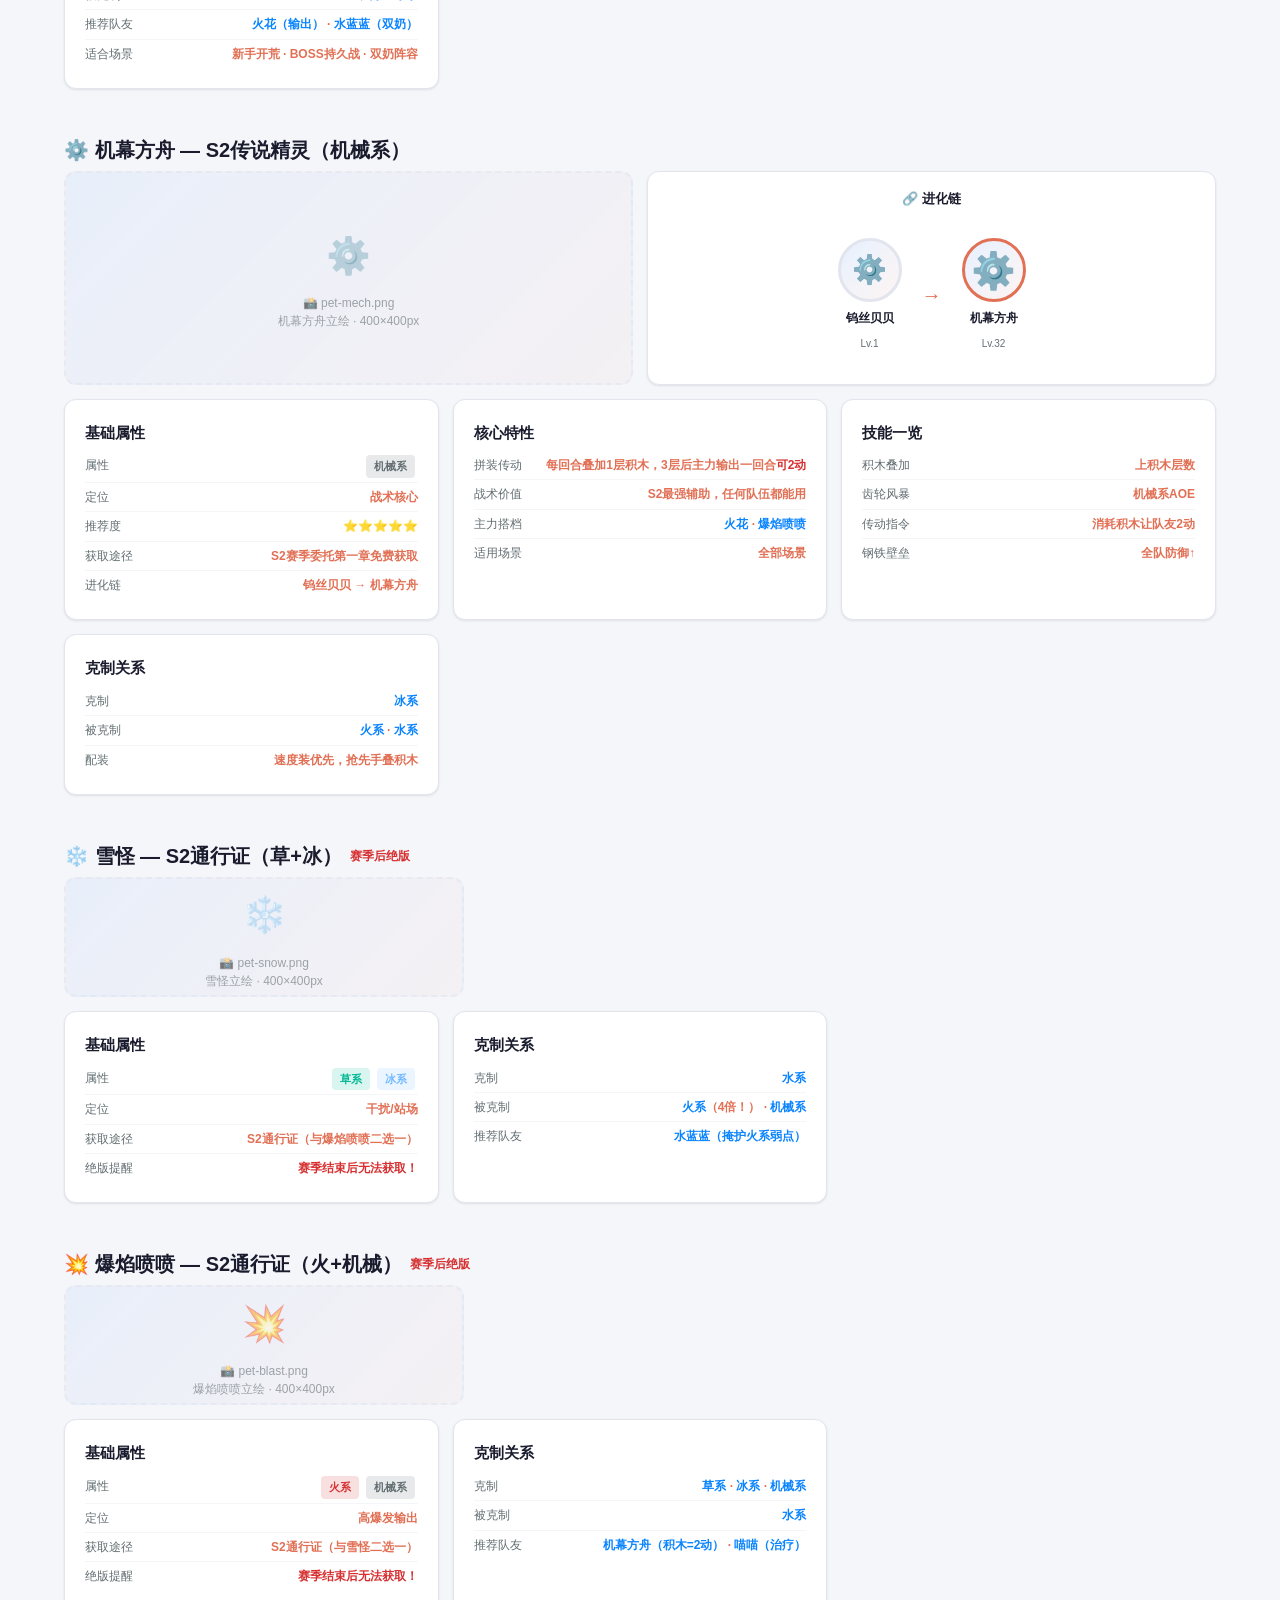
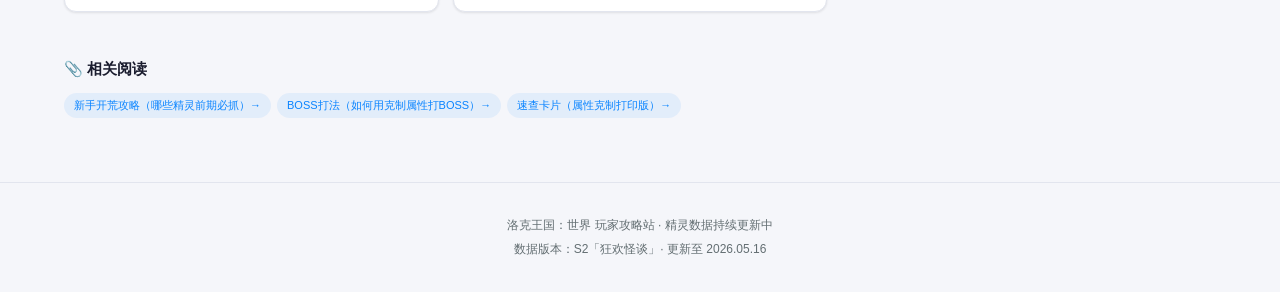
<file: pets.html>
<!DOCTYPE html>
<html lang="zh-CN">
<head>
<meta charset="UTF-8">
<meta name="viewport" content="width=device-width, initial-scale=1.0">
<title>精灵数据百科 — 洛克王国：世界 攻略站</title>
<meta name="description" content="洛克王国：世界 精灵数据百科。属性克制、技能数据、推荐配装、获取途径、进化链、被克制关系。御三家 + S2赛季精灵全覆盖。">
<meta property="og:title" content="精灵数据百科 — 洛克王国：世界 攻略站">
<meta property="og:description" content="洛克王国：世界 精灵数据百科。属性克制、技能数据、推荐配装、获取途径、进化链、被克制关系。御三家 + S2赛季精灵全覆盖。">
<meta property="og:url" content="https://kunzhangrelx007-sudo.github.io/roco-guide/pets.html">
<meta property="og:type" content="article">
<meta property="og:site_name" content="洛克王国：世界 攻略站">
<meta property="og:locale" content="zh_CN">
<meta name="twitter:card" content="summary_large_image">
<meta name="twitter:title" content="精灵数据百科 — 洛克王国：世界 攻略站">
<meta name="twitter:description" content="洛克王国：世界 精灵数据百科。属性克制、技能数据、推荐配装、获取途径、进化链。">
<link rel="stylesheet" href="css/style.css">

<script type="application/ld+json">
{
  "@context": "https://schema.org",
  "@type": "Article",
  "headline": "洛克王国：世界 精灵数据百科 — S2赛季核心精灵",
  "description": "精灵属性克制、技能数据、推荐配装、获取途径、进化链。每条数据可点击关联跳转。",
  "datePublished": "2026-04-01",
  "dateModified": "2026-05-16"
}
</script>
<script type="application/ld+json">
{
  "@context": "https://schema.org",
  "@type": "BreadcrumbList",
  "itemListElement": [
    { "@type": "ListItem", "position": 1, "name": "首页", "item": "https://kunzhangrelx007-sudo.github.io/roco-guide/" },
    { "@type": "ListItem", "position": 2, "name": "精灵数据百科", "item": "https://kunzhangrelx007-sudo.github.io/roco-guide/pets.html" }
  ]
}
</script>
</head>
<body>

<nav class="nav">
  <div class="nav-inner">
    <a href="index.html" class="nav-logo">洛克王国：世界 攻略</a>
    <a href="guide-newbie.html" class="nav-link">新手攻略</a>
    <a href="guide-boss.html" class="nav-link">BOSS打法</a>
    <a href="pets.html" class="nav-link active">精灵百科</a>
    <a href="quick-ref.html" class="nav-link">速查卡片</a>
    <div class="search-wrap">
      <span class="search-icon">🔍</span>
      <input type="text" class="search-input" placeholder="搜精灵名、属性…" id="searchInput" autocomplete="off">
      <div class="search-results" id="searchResults"></div>
    </div>
    <button class="theme-toggle" onclick="toggleTheme()" title="切换亮色/暗色模式">🌙</button>
  </div>
</nav>

<main class="main">

  <nav class="breadcrumb" aria-label="面包屑导航">
    <a href="index.html">首页</a> <span class="sep">›</span> 精灵数据百科
  </nav>

  <section style="margin:20px 0 24px;">
    <h1 style="font-size:clamp(22px,4vw,28px);font-weight:800;color:var(--text-heading);">🐾 精灵数据百科</h1>
    <p style="color:var(--text-dim);font-size:14px;margin-top:4px;">属性克制 · 技能数据 · 推荐配装 · 获取途径 · 被哪些怪克制 · 全网状关联可跳转</p>

    <!-- 核心精灵预览画廊 -->
    <div class="gallery" style="margin-top:16px;">
      <div class="gallery-item" style="background:linear-gradient(135deg,#d63031,#e17055);color:#fff;">🔥<br><small style="position:absolute;bottom:4px;font-size:11px;font-weight:700;">火花</small></div>
      <div class="gallery-item" style="background:linear-gradient(135deg,#0984e3,#74b9ff);color:#fff;">💧<br><small style="position:absolute;bottom:4px;font-size:11px;font-weight:700;">水蓝蓝</small></div>
      <div class="gallery-item" style="background:linear-gradient(135deg,#00b894,#55efc4);color:#fff;">🌿<br><small style="position:absolute;bottom:4px;font-size:11px;font-weight:700;">喵喵</small></div>
      <div class="gallery-item" style="background:linear-gradient(135deg,#636e72,#b2bec3);color:#fff;">⚙️<br><small style="position:absolute;bottom:4px;font-size:11px;font-weight:700;">机幕方舟</small></div>
      <div class="gallery-item" style="background:linear-gradient(135deg,#74b9ff,#00b894);color:#fff;">❄️<br><small style="position:absolute;bottom:4px;font-size:11px;font-weight:700;">雪怪</small></div>
      <div class="gallery-item" style="background:linear-gradient(135deg,#d63031,#636e72);color:#fff;">💥<br><small style="position:absolute;bottom:4px;font-size:11px;font-weight:700;">爆焰喷喷</small></div>
    </div>
  </section>

  <!-- 属性克制关系 -->
  <section class="section" style="margin-top:0;">
    <div class="section-title">📊 属性克制速查</div>
    <div class="section-desc">点击属性标签可筛选对应精灵</div>

    <div class="table-wrap">
      <table>
        <thead>
          <tr><th>攻击方</th><th>克制（×2）</th><th>被抵抗（×0.5）</th><th>被免疫（×0）</th></tr>
        </thead>
        <tbody>
          <tr>
            <td><span class="tag tag-fire">火</span></td>
            <td><span class="tag tag-grass">草</span> <span class="tag tag-ice">冰</span> <span class="tag tag-mech">机械</span></td>
            <td><span class="tag tag-water">水</span> <span class="tag tag-fire">火</span></td>
            <td>—</td>
          </tr>
          <tr>
            <td><span class="tag tag-water">水</span></td>
            <td><span class="tag tag-fire">火</span> <span class="tag tag-mech">机械</span></td>
            <td><span class="tag tag-water">水</span> <span class="tag tag-grass">草</span></td>
            <td>—</td>
          </tr>
          <tr>
            <td><span class="tag tag-grass">草</span></td>
            <td><span class="tag tag-water">水</span></td>
            <td><span class="tag tag-grass">草</span> <span class="tag tag-fire">火</span> <span class="tag tag-ice">冰</span></td>
            <td>—</td>
          </tr>
          <tr>
            <td><span class="tag tag-ice">冰</span></td>
            <td><span class="tag tag-grass">草</span></td>
            <td><span class="tag tag-fire">火</span> <span class="tag tag-water">水</span> <span class="tag tag-ice">冰</span></td>
            <td>—</td>
          </tr>
          <tr>
            <td><span class="tag tag-mech">机械</span></td>
            <td><span class="tag tag-ice">冰</span></td>
            <td><span class="tag tag-fire">火</span> <span class="tag tag-water">水</span> <span class="tag tag-mech">机械</span></td>
            <td>—</td>
          </tr>
        </tbody>
      </table>
    </div>
  </section>

  <!-- 精灵详情：每个精灵一个 detail card -->
  <!-- 火花 -->
  <section class="section" id="spark">
    <div class="section-title">🔥 火花 — 御三家（火系）</div>

    <!-- 精灵大图 + 进化链 -->
    <div style="display:grid;grid-template-columns:1fr 1fr;gap:14px;margin-bottom:14px;">
      <div class="img-placeholder">
        <span class="placeholder-icon">🔥</span>
        <span class="placeholder-text">📸 添加火花截图/立绘<br>建议 400×400px PNG</span>
      </div>
      <div style="background:var(--bg-card);border:1px solid var(--border);border-radius:var(--radius);padding:16px;box-shadow:var(--shadow);display:flex;flex-direction:column;align-items:center;justify-content:center;">
        <h4 style="font-size:13px;font-weight:700;color:var(--text-heading);margin-bottom:12px;">🔗 进化链</h4>
        <div class="evo-chain">
          <div class="evo-node">
            <div class="evo-img">🔥</div>
            <span class="evo-name">火花</span>
            <span class="evo-level">Lv.1</span>
          </div>
          <span class="evo-arrow">→</span>
          <div class="evo-node">
            <div class="evo-img" style="font-size:32px;">🔥</div>
            <span class="evo-name">焰火</span>
            <span class="evo-level">Lv.16</span>
          </div>
          <span class="evo-arrow">→</span>
          <div class="evo-node">
            <div class="evo-img" style="font-size:36px;border-color:var(--accent2);">🔥</div>
            <span class="evo-name">豪焰</span>
            <span class="evo-level">Lv.36</span>
          </div>
        </div>
      </div>
    </div>

    <!-- 属性能力条 -->
    <div style="background:var(--bg-card);border:1px solid var(--border);border-radius:var(--radius);padding:14px 18px;margin-bottom:14px;box-shadow:var(--shadow);">
      <h4 style="font-size:13px;font-weight:700;color:var(--text-heading);margin-bottom:10px;">📊 能力雷达</h4>
      <div class="stat-bar-row"><span class="stat-bar-label">攻击</span><div class="stat-bar-track"><div class="stat-bar-fill high" style="width:95%"></div></div><span class="stat-bar-val">95</span></div>
      <div class="stat-bar-row"><span class="stat-bar-label">防御</span><div class="stat-bar-track"><div class="stat-bar-fill mid" style="width:50%"></div></div><span class="stat-bar-val">50</span></div>
      <div class="stat-bar-row"><span class="stat-bar-label">速度</span><div class="stat-bar-track"><div class="stat-bar-fill high" style="width:75%"></div></div><span class="stat-bar-val">75</span></div>
      <div class="stat-bar-row"><span class="stat-bar-label">特攻</span><div class="stat-bar-track"><div class="stat-bar-fill high" style="width:85%"></div></div><span class="stat-bar-val">85</span></div>
      <div class="stat-bar-row"><span class="stat-bar-label">生命</span><div class="stat-bar-track"><div class="stat-bar-fill mid" style="width:60%"></div></div><span class="stat-bar-val">60</span></div>
    </div>

    <div class="grid-2">
      <div class="card">
        <h3>基础属性</h3>
        <div class="pet-stat-row"><span class="pet-stat-label">属性</span><span class="pet-stat-val"><span class="tag tag-fire">火系</span></span></div>
        <div class="pet-stat-row"><span class="pet-stat-label">定位</span><span class="pet-stat-val">高爆发输出</span></div>
        <div class="pet-stat-row"><span class="pet-stat-label">推荐度</span><span class="pet-stat-val">⭐⭐⭐⭐⭐</span></div>
        <div class="pet-stat-row"><span class="pet-stat-label">获取途径</span><span class="pet-stat-val">初始赠送（三选一）</span></div>
        <div class="pet-stat-row"><span class="pet-stat-label">进化链</span><span class="pet-stat-val">火花 → 焰火 → 豪焰</span></div>
      </div>

      <div class="card">
        <h3>技能一览</h3>
        <div class="pet-stat-row"><span class="pet-stat-label">烈焰冲锋</span><span class="pet-stat-val">单体高倍率火伤</span></div>
        <div class="pet-stat-row"><span class="pet-stat-label">火焰漩涡</span><span class="pet-stat-val">群体AOE + 灼烧</span></div>
        <div class="pet-stat-row"><span class="pet-stat-label">蓄力</span><span class="pet-stat-val">下回合伤害翻倍</span></div>
        <div class="pet-stat-row"><span class="pet-stat-label">火焰守护</span><span class="pet-stat-val">减伤盾</span></div>
      </div>

      <div class="card">
        <h3>推荐配装</h3>
        <div class="pet-stat-row"><span class="pet-stat-label">武器</span><span class="pet-stat-val">烈焰之剑（攻击力↑）</span></div>
        <div class="pet-stat-row"><span class="pet-stat-label">护甲</span><span class="pet-stat-val">轻甲（速度↑）</span></div>
        <div class="pet-stat-row"><span class="pet-stat-label">饰品</span><span class="pet-stat-val">暴击戒指</span></div>
        <div class="pet-stat-row"><span class="pet-stat-label">推荐性格</span><span class="pet-stat-val">固执（攻击↑）或 急躁（速度↑）</span></div>
      </div>

      <div class="card">
        <h3>克制关系 <span style="font-size:11px;color:var(--text-dim);">— 可点击跳转</span></h3>
        <div class="pet-stat-row"><span class="pet-stat-label">克制</span><span class="pet-stat-val"><a href="#grass">草系</a> · <a href="#snow">冰系</a> · <a href="#mech">机械系</a></span></div>
        <div class="pet-stat-row"><span class="pet-stat-label">被克制</span><span class="pet-stat-val"><a href="#water">水系</a></span></div>
        <div class="pet-stat-row"><span class="pet-stat-label">推荐队友</span><span class="pet-stat-val"><a href="#grass">喵喵（治疗）</a> · <a href="#water">水蓝蓝（坦克）</a></span></div>
        <div class="pet-stat-row"><span class="pet-stat-label">适合场景</span><span class="pet-stat-val">主线推图 · PVE清场 · 速刷材料</span></div>
      </div>
    </div>
  </section>

  <!-- 水蓝蓝 -->
  <section class="section" id="water">
    <div class="section-title">💧 水蓝蓝 — 御三家（水系）</div>

    <!-- 精灵大图 + 进化链 -->
    <div style="display:grid;grid-template-columns:1fr 1fr;gap:14px;margin-bottom:14px;">
      <div class="img-placeholder">
        <span class="placeholder-icon">💧</span>
        <span class="placeholder-text">📸 pet-water.png<br>水蓝蓝立绘 · 400×400px</span>
      </div>
      <div style="background:var(--bg-card);border:1px solid var(--border);border-radius:var(--radius);padding:16px;box-shadow:var(--shadow);display:flex;flex-direction:column;align-items:center;justify-content:center;">
        <h4 style="font-size:13px;font-weight:700;color:var(--text-heading);margin-bottom:12px;">🔗 进化链</h4>
        <div class="evo-chain">
          <div class="evo-node">
            <div class="evo-img">💧</div>
            <span class="evo-name">水蓝蓝</span>
            <span class="evo-level">Lv.1</span>
          </div>
          <span class="evo-arrow">→</span>
          <div class="evo-node">
            <div class="evo-img" style="font-size:32px;">💧</div>
            <span class="evo-name">水灵</span>
            <span class="evo-level">Lv.16</span>
          </div>
          <span class="evo-arrow">→</span>
          <div class="evo-node">
            <div class="evo-img" style="font-size:36px;border-color:var(--accent2);">💧</div>
            <span class="evo-name">深渊水灵</span>
            <span class="evo-level">Lv.36</span>
          </div>
        </div>
      </div>
    </div>

    <div class="grid-2">
      <div class="card">
        <h3>基础属性</h3>
        <div class="pet-stat-row"><span class="pet-stat-label">属性</span><span class="pet-stat-val"><span class="tag tag-water">水系</span></span></div>
        <div class="pet-stat-row"><span class="pet-stat-label">定位</span><span class="pet-stat-val">续航坦克</span></div>
        <div class="pet-stat-row"><span class="pet-stat-label">推荐度</span><span class="pet-stat-val">⭐⭐⭐⭐</span></div>
        <div class="pet-stat-row"><span class="pet-stat-label">获取途径</span><span class="pet-stat-val">初始赠送（三选一）</span></div>
        <div class="pet-stat-row"><span class="pet-stat-label">进化链</span><span class="pet-stat-val">水蓝蓝 → 水灵 → 深渊水灵</span></div>
      </div>

      <div class="card">
        <h3>技能一览</h3>
        <div class="pet-stat-row"><span class="pet-stat-label">水之波动</span><span class="pet-stat-val">群体水伤 + 减速</span></div>
        <div class="pet-stat-row"><span class="pet-stat-label">泡沫光线</span><span class="pet-stat-val">单体高倍率水伤</span></div>
        <div class="pet-stat-row"><span class="pet-stat-label">水疗术</span><span class="pet-stat-val">回复 HP</span></div>
        <div class="pet-stat-row"><span class="pet-stat-label">水幕天华</span><span class="pet-stat-val">全队减伤盾</span></div>
      </div>

      <div class="card">
        <h3>推荐配装</h3>
        <div class="pet-stat-row"><span class="pet-stat-label">武器</span><span class="pet-stat-val">水灵法杖（特攻↑）</span></div>
        <div class="pet-stat-row"><span class="pet-stat-label">护甲</span><span class="pet-stat-val">重甲（防御↑）</span></div>
        <div class="pet-stat-row"><span class="pet-stat-label">饰品</span><span class="pet-stat-val">生命戒指</span></div>
        <div class="pet-stat-row"><span class="pet-stat-label">推荐性格</span><span class="pet-stat-val">沉着（特防↑）或 悠闲（防御↑）</span></div>
      </div>

      <div class="card">
        <h3>克制关系 <span style="font-size:11px;color:var(--text-dim);">— 可点击跳转</span></h3>
        <div class="pet-stat-row"><span class="pet-stat-label">克制</span><span class="pet-stat-val"><a href="#spark">火系</a> · <a href="#mech">机械系</a></span></div>
        <div class="pet-stat-row"><span class="pet-stat-label">被克制</span><span class="pet-stat-val"><a href="#grass">草系</a></span></div>
        <div class="pet-stat-row"><span class="pet-stat-label">推荐队友</span><span class="pet-stat-val"><a href="#spark">火花（输出）</a> · <a href="#grass">喵喵（双奶）</a></span></div>
        <div class="pet-stat-row"><span class="pet-stat-label">适合场景</span><span class="pet-stat-val">PVP · BOSS坦克 · 持久战</span></div>
      </div>
    </div>
  </section>

  <!-- 喵喵 -->
  <section class="section" id="grass">
    <div class="section-title">🌿 喵喵 — 御三家（草系）</div>

    <!-- 精灵大图 + 进化链 -->
    <div style="display:grid;grid-template-columns:1fr 1fr;gap:14px;margin-bottom:14px;">
      <div class="img-placeholder">
        <span class="placeholder-icon">🌿</span>
        <span class="placeholder-text">📸 pet-grass.png<br>喵喵立绘 · 400×400px</span>
      </div>
      <div style="background:var(--bg-card);border:1px solid var(--border);border-radius:var(--radius);padding:16px;box-shadow:var(--shadow);display:flex;flex-direction:column;align-items:center;justify-content:center;">
        <h4 style="font-size:13px;font-weight:700;color:var(--text-heading);margin-bottom:12px;">🔗 进化链</h4>
        <div class="evo-chain">
          <div class="evo-node">
            <div class="evo-img">🌿</div>
            <span class="evo-name">喵喵</span>
            <span class="evo-level">Lv.1</span>
          </div>
          <span class="evo-arrow">→</span>
          <div class="evo-node">
            <div class="evo-img" style="font-size:32px;">🌿</div>
            <span class="evo-name">草喵</span>
            <span class="evo-level">Lv.16</span>
          </div>
          <span class="evo-arrow">→</span>
          <div class="evo-node">
            <div class="evo-img" style="font-size:36px;border-color:var(--accent2);">🌿</div>
            <span class="evo-name">森之喵</span>
            <span class="evo-level">Lv.36</span>
          </div>
        </div>
      </div>
    </div>

    <div class="grid-2">
      <div class="card">
        <h3>基础属性</h3>
        <div class="pet-stat-row"><span class="pet-stat-label">属性</span><span class="pet-stat-val"><span class="tag tag-grass">草系</span></span></div>
        <div class="pet-stat-row"><span class="pet-stat-label">定位</span><span class="pet-stat-val">回血生存</span></div>
        <div class="pet-stat-row"><span class="pet-stat-label">推荐度</span><span class="pet-stat-val">⭐⭐⭐⭐</span></div>
        <div class="pet-stat-row"><span class="pet-stat-label">获取途径</span><span class="pet-stat-val">初始赠送（三选一）</span></div>
        <div class="pet-stat-row"><span class="pet-stat-label">进化链</span><span class="pet-stat-val">喵喵 → 草喵 → 森之喵</span></div>
      </div>

      <div class="card">
        <h3>技能一览</h3>
        <div class="pet-stat-row"><span class="pet-stat-label">光合作用</span><span class="pet-stat-val">大量回血</span></div>
        <div class="pet-stat-row"><span class="pet-stat-label">飞叶快刀</span><span class="pet-stat-val">单体草伤</span></div>
        <div class="pet-stat-row"><span class="pet-stat-label">催眠粉</span><span class="pet-stat-val">单体睡眠</span></div>
        <div class="pet-stat-row"><span class="pet-stat-label">扎根</span><span class="pet-stat-val">每回合回血</span></div>
      </div>

      <div class="card">
        <h3>推荐配装</h3>
        <div class="pet-stat-row"><span class="pet-stat-label">武器</span><span class="pet-stat-val">草灵杖（治疗量↑）</span></div>
        <div class="pet-stat-row"><span class="pet-stat-label">护甲</span><span class="pet-stat-val">轻甲（速度↑）</span></div>
        <div class="pet-stat-row"><span class="pet-stat-label">饰品</span><span class="pet-stat-val">治疗戒指</span></div>
        <div class="pet-stat-row"><span class="pet-stat-label">推荐性格</span><span class="pet-stat-val">温和（特防↑）或 大胆（防御↑）</span></div>
      </div>

      <div class="card">
        <h3>克制关系 <span style="font-size:11px;color:var(--text-dim);">— 可点击跳转</span></h3>
        <div class="pet-stat-row"><span class="pet-stat-label">克制</span><span class="pet-stat-val"><a href="#water">水系</a></span></div>
        <div class="pet-stat-row"><span class="pet-stat-label">被克制</span><span class="pet-stat-val"><a href="#spark">火系</a> · <a href="#snow">冰系</a></span></div>
        <div class="pet-stat-row"><span class="pet-stat-label">推荐队友</span><span class="pet-stat-val"><a href="#spark">火花（输出）</a> · <a href="#water">水蓝蓝（双奶）</a></span></div>
        <div class="pet-stat-row"><span class="pet-stat-label">适合场景</span><span class="pet-stat-val">新手开荒 · BOSS持久战 · 双奶阵容</span></div>
      </div>
    </div>
  </section>

  <!-- 机幕方舟 -->
  <section class="section" id="mech">
    <div class="section-title">⚙️ 机幕方舟 — S2传说精灵（机械系）</div>

    <!-- 精灵大图 + 进化链 -->
    <div style="display:grid;grid-template-columns:1fr 1fr;gap:14px;margin-bottom:14px;">
      <div class="img-placeholder">
        <span class="placeholder-icon">⚙️</span>
        <span class="placeholder-text">📸 pet-mech.png<br>机幕方舟立绘 · 400×400px</span>
      </div>
      <div style="background:var(--bg-card);border:1px solid var(--border);border-radius:var(--radius);padding:16px;box-shadow:var(--shadow);display:flex;flex-direction:column;align-items:center;justify-content:center;">
        <h4 style="font-size:13px;font-weight:700;color:var(--text-heading);margin-bottom:12px;">🔗 进化链</h4>
        <div class="evo-chain">
          <div class="evo-node">
            <div class="evo-img">⚙️</div>
            <span class="evo-name">钨丝贝贝</span>
            <span class="evo-level">Lv.1</span>
          </div>
          <span class="evo-arrow">→</span>
          <div class="evo-node">
            <div class="evo-img" style="font-size:36px;border-color:var(--accent2);">⚙️</div>
            <span class="evo-name">机幕方舟</span>
            <span class="evo-level">Lv.32</span>
          </div>
        </div>
      </div>
    </div>

    <div class="grid-2">
      <div class="card">
        <h3>基础属性</h3>
        <div class="pet-stat-row"><span class="pet-stat-label">属性</span><span class="pet-stat-val"><span class="tag tag-mech">机械系</span></span></div>
        <div class="pet-stat-row"><span class="pet-stat-label">定位</span><span class="pet-stat-val">战术核心</span></div>
        <div class="pet-stat-row"><span class="pet-stat-label">推荐度</span><span class="pet-stat-val">⭐⭐⭐⭐⭐</span></div>
        <div class="pet-stat-row"><span class="pet-stat-label">获取途径</span><span class="pet-stat-val">S2赛季委托第一章免费获取</span></div>
        <div class="pet-stat-row"><span class="pet-stat-label">进化链</span><span class="pet-stat-val">钨丝贝贝 → 机幕方舟</span></div>
      </div>

      <div class="card">
        <h3>核心特性</h3>
        <div class="pet-stat-row"><span class="pet-stat-label">拼装传动</span><span class="pet-stat-val">每回合叠加1层积木，3层后主力输出一回合<strong style="color:var(--danger);">可2动</strong></span></div>
        <div class="pet-stat-row"><span class="pet-stat-label">战术价值</span><span class="pet-stat-val">S2最强辅助，任何队伍都能用</span></div>
        <div class="pet-stat-row"><span class="pet-stat-label">主力搭档</span><span class="pet-stat-val"><a href="#spark">火花</a> · <a href="#blast">爆焰喷喷</a></span></div>
        <div class="pet-stat-row"><span class="pet-stat-label">适用场景</span><span class="pet-stat-val">全部场景</span></div>
      </div>

      <div class="card">
        <h3>技能一览</h3>
        <div class="pet-stat-row"><span class="pet-stat-label">积木叠加</span><span class="pet-stat-val">上积木层数</span></div>
        <div class="pet-stat-row"><span class="pet-stat-label">齿轮风暴</span><span class="pet-stat-val">机械系AOE</span></div>
        <div class="pet-stat-row"><span class="pet-stat-label">传动指令</span><span class="pet-stat-val">消耗积木让队友2动</span></div>
        <div class="pet-stat-row"><span class="pet-stat-label">钢铁壁垒</span><span class="pet-stat-val">全队防御↑</span></div>
      </div>

      <div class="card">
        <h3>克制关系</h3>
        <div class="pet-stat-row"><span class="pet-stat-label">克制</span><span class="pet-stat-val"><a href="#snow">冰系</a></span></div>
        <div class="pet-stat-row"><span class="pet-stat-label">被克制</span><span class="pet-stat-val"><a href="#spark">火系</a> · <a href="#water">水系</a></span></div>
        <div class="pet-stat-row"><span class="pet-stat-label">配装</span><span class="pet-stat-val">速度装优先，抢先手叠积木</span></div>
      </div>
    </div>
  </section>

  <!-- 雪怪 -->
  <section class="section" id="snow">
    <div class="section-title">❄️ 雪怪 — S2通行证（草+冰）<span style="font-size:12px;color:var(--danger);font-weight:700;">赛季后绝版</span></div>

    <!-- 精灵大图 -->
    <div style="margin-bottom:14px;">
      <div class="img-placeholder" style="max-width:400px;">
        <span class="placeholder-icon">❄️</span>
        <span class="placeholder-text">📸 pet-snow.png<br>雪怪立绘 · 400×400px</span>
      </div>
    </div>

    <div class="grid-2">
      <div class="card">
        <h3>基础属性</h3>
        <div class="pet-stat-row"><span class="pet-stat-label">属性</span><span class="pet-stat-val"><span class="tag tag-grass">草系</span> <span class="tag tag-ice">冰系</span></span></div>
        <div class="pet-stat-row"><span class="pet-stat-label">定位</span><span class="pet-stat-val">干扰/站场</span></div>
        <div class="pet-stat-row"><span class="pet-stat-label">获取途径</span><span class="pet-stat-val">S2通行证（与爆焰喷喷二选一）</span></div>
        <div class="pet-stat-row"><span class="pet-stat-label">绝版提醒</span><span class="pet-stat-val" style="color:var(--danger);">赛季结束后无法获取！</span></div>
      </div>
      <div class="card">
        <h3>克制关系</h3>
        <div class="pet-stat-row"><span class="pet-stat-label">克制</span><span class="pet-stat-val"><a href="#water">水系</a></span></div>
        <div class="pet-stat-row"><span class="pet-stat-label">被克制</span><span class="pet-stat-val"><a href="#spark">火系</a>（4倍！） · <a href="#mech">机械系</a></span></div>
        <div class="pet-stat-row"><span class="pet-stat-label">推荐队友</span><span class="pet-stat-val"><a href="#water">水蓝蓝（掩护火系弱点）</a></span></div>
      </div>
    </div>
  </section>

  <!-- 爆焰喷喷 -->
  <section class="section" id="blast">
    <div class="section-title">💥 爆焰喷喷 — S2通行证（火+机械）<span style="font-size:12px;color:var(--danger);font-weight:700;">赛季后绝版</span></div>

    <!-- 精灵大图 -->
    <div style="margin-bottom:14px;">
      <div class="img-placeholder" style="max-width:400px;">
        <span class="placeholder-icon">💥</span>
        <span class="placeholder-text">📸 pet-blast.png<br>爆焰喷喷立绘 · 400×400px</span>
      </div>
    </div>

    <div class="grid-2">
      <div class="card">
        <h3>基础属性</h3>
        <div class="pet-stat-row"><span class="pet-stat-label">属性</span><span class="pet-stat-val"><span class="tag tag-fire">火系</span> <span class="tag tag-mech">机械系</span></span></div>
        <div class="pet-stat-row"><span class="pet-stat-label">定位</span><span class="pet-stat-val">高爆发输出</span></div>
        <div class="pet-stat-row"><span class="pet-stat-label">获取途径</span><span class="pet-stat-val">S2通行证（与雪怪二选一）</span></div>
        <div class="pet-stat-row"><span class="pet-stat-label">绝版提醒</span><span class="pet-stat-val" style="color:var(--danger);">赛季结束后无法获取！</span></div>
      </div>
      <div class="card">
        <h3>克制关系</h3>
        <div class="pet-stat-row"><span class="pet-stat-label">克制</span><span class="pet-stat-val"><a href="#grass">草系</a> · <a href="#snow">冰系</a> · <a href="#mech">机械系</a></span></div>
        <div class="pet-stat-row"><span class="pet-stat-label">被克制</span><span class="pet-stat-val"><a href="#water">水系</a></span></div>
        <div class="pet-stat-row"><span class="pet-stat-label">推荐队友</span><span class="pet-stat-val"><a href="#mech">机幕方舟（积木=2动）</a> · <a href="#grass">喵喵（治疗）</a></span></div>
      </div>
    </div>
  </section>

  <!-- 关联阅读 -->
  <section class="section">
    <h3 style="font-size:15px;font-weight:700;color:var(--text-heading);margin-bottom:8px;">📎 相关阅读</h3>
    <div class="related-tags">
      <a href="guide-newbie.html">新手开荒攻略（哪些精灵前期必抓）→</a>
      <a href="guide-boss.html">BOSS打法（如何用克制属性打BOSS）→</a>
      <a href="quick-ref.html">速查卡片（属性克制打印版）→</a>
    </div>
  </section>

</main>

<footer class="footer">
  <p>洛克王国：世界 玩家攻略站 · 精灵数据持续更新中</p>
  <p style="margin-top:4px;">数据版本：S2「狂欢怪谈」· 更新至 2026.05.16</p>
</footer>

<script src="js/main.js"></script>
</body>
</html>
</file>
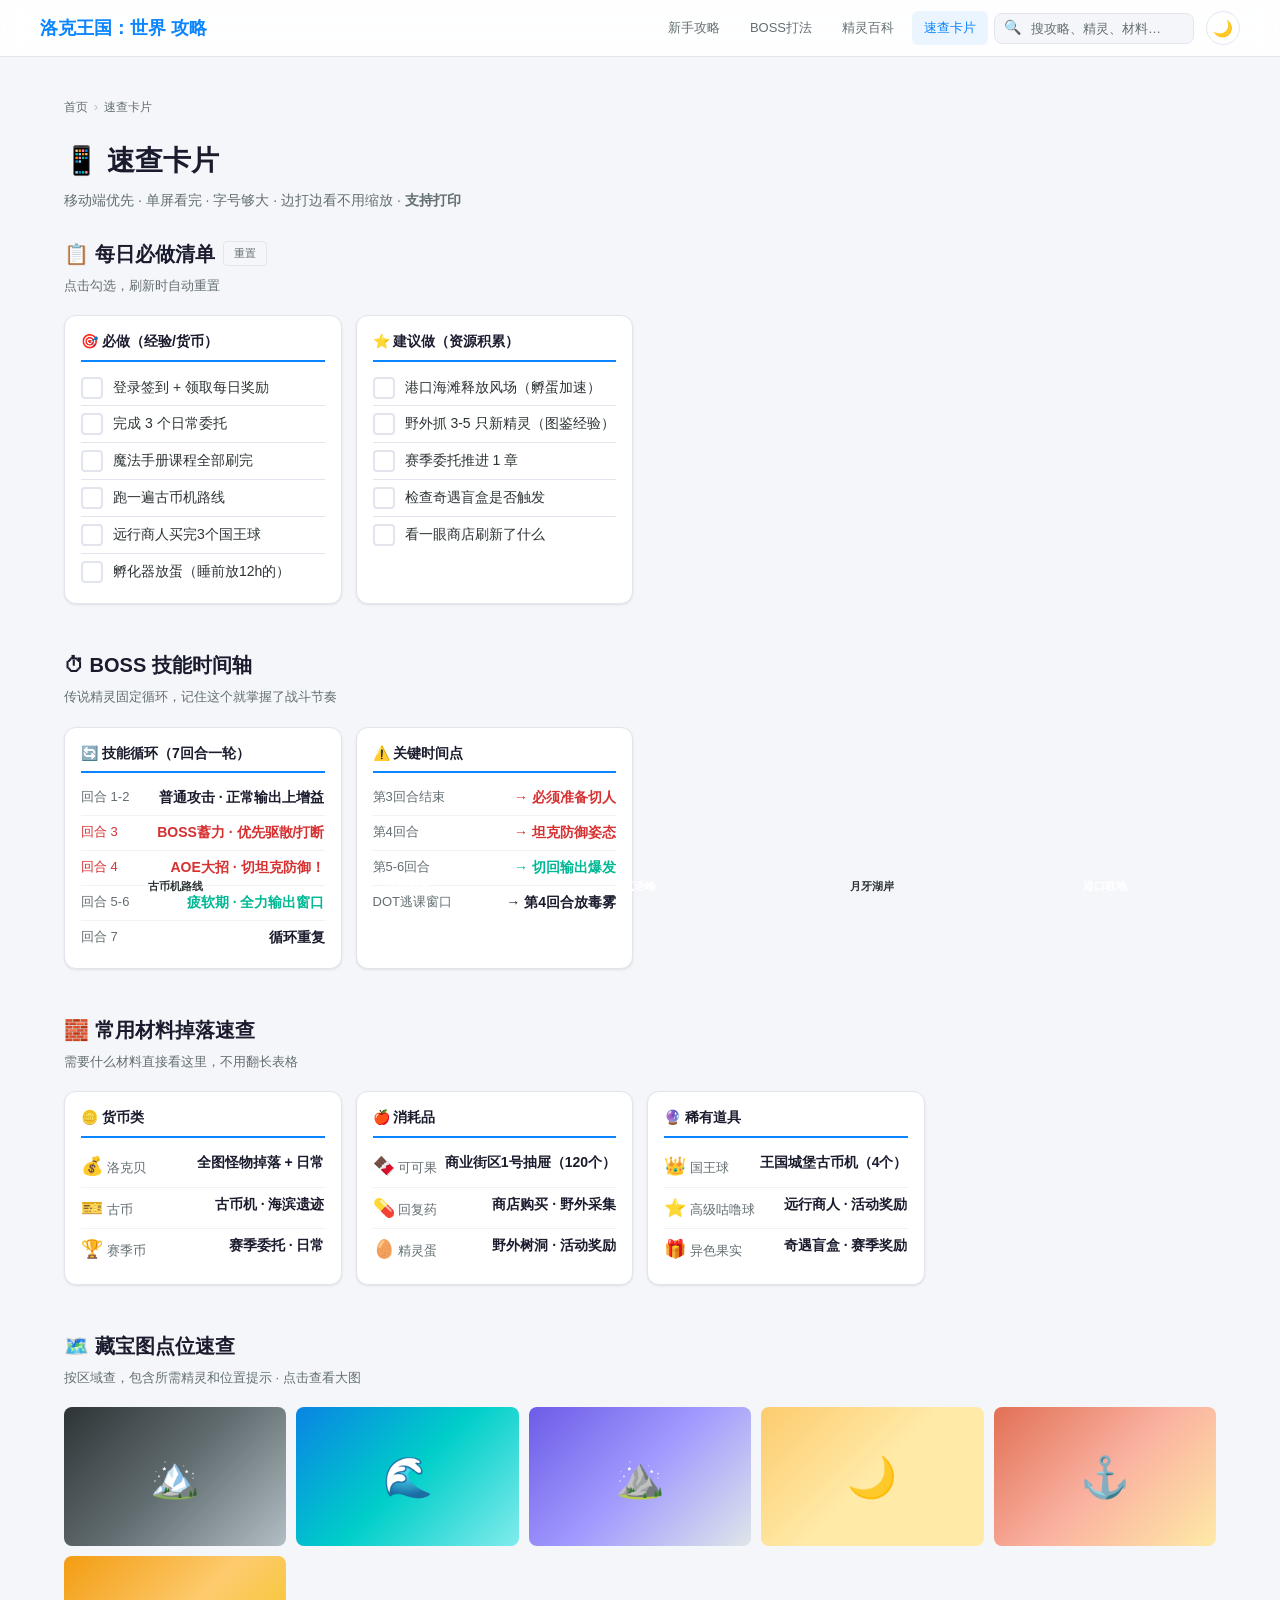
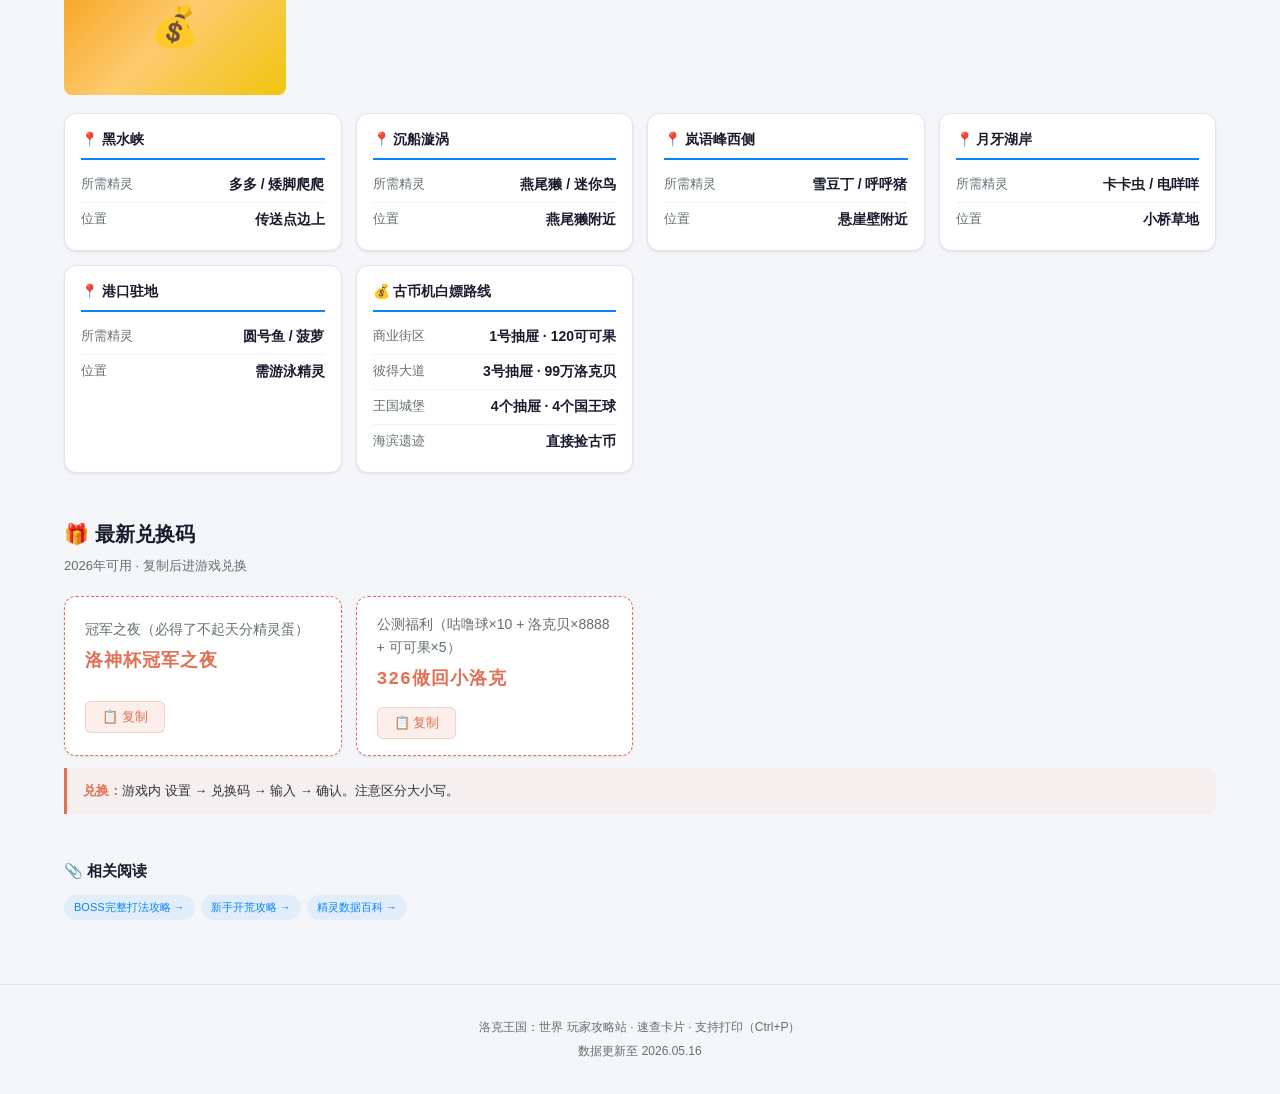
<file: quick-ref.html>
<!DOCTYPE html>
<html lang="zh-CN">
<head>
<meta charset="UTF-8">
<meta name="viewport" content="width=device-width, initial-scale=1.0, user-scalable=no">
<title>速查卡片 — 洛克王国：世界 攻略站</title>
<meta name="description" content="洛克王国：世界 移动端速查卡片。BOSS技能时间轴、材料掉落速查、每日必做清单、藏宝图点位。单屏可看，字号够大，边打边看不用缩放。">
<meta property="og:title" content="速查卡片 — 洛克王国：世界 攻略站">
<meta property="og:description" content="洛克王国：世界 移动端速查卡片。BOSS技能时间轴、材料掉落速查、每日必做清单、藏宝图点位。单屏可看。">
<meta property="og:url" content="https://kunzhangrelx007-sudo.github.io/roco-guide/quick-ref.html">
<meta property="og:type" content="article">
<meta property="og:site_name" content="洛克王国：世界 攻略站">
<meta property="og:locale" content="zh_CN">
<meta name="twitter:card" content="summary_large_image">
<meta name="twitter:title" content="速查卡片 — 洛克王国：世界 攻略站">
<meta name="twitter:description" content="洛克王国：世界 移动端速查卡片。BOSS技能时间轴、材料掉落速查、每日必做清单、藏宝图点位。">
<link rel="stylesheet" href="css/style.css">

<!-- 打印友好的额外样式（速查卡片的核心场景） -->
<style>
@media screen and (max-width: 768px) {
  .quick-card h4 { font-size: 15px; }
  .quick-row { padding: 7px 0; }
  .quick-label { font-size: 14px; }
  .quick-val { font-size: 15px; }
  .checklist-item { font-size: 15px; padding: 8px 0; }
}

/* 每日清单样式 */
.checklist { list-style: none; }
.checklist-item {
  display: flex;
  align-items: center;
  gap: 10px;
  padding: 6px 0;
  border-bottom: 1px solid var(--border);
  font-size: 14px;
  cursor: pointer;
  user-select: none;
}

.checklist-item:last-child { border-bottom: none; }

.checklist-item .checkbox {
  width: 22px;
  height: 22px;
  border: 2px solid var(--border);
  border-radius: 4px;
  flex-shrink: 0;
  display: flex;
  align-items: center;
  justify-content: center;
  transition: all 0.2s;
  font-size: 13px;
  color: transparent;
}

.checklist-item.done .checkbox {
  background: var(--accent3);
  border-color: var(--accent3);
  color: #fff;
}

.checklist-item.done .check-text { text-decoration: line-through; color: var(--text-dim); }

.reset-btn {
  background: none;
  border: 1px solid var(--border);
  color: var(--text-dim);
  padding: 4px 10px;
  border-radius: 4px;
  font-size: 11px;
  cursor: pointer;
  transition: all 0.2s;
}

.reset-btn:hover { border-color: var(--accent); color: var(--accent); }

/* 材料卡片特殊样式 */
.material-icon { font-size: 18px; width: 24px; text-align: center; flex-shrink: 0; }
</style>

<script type="application/ld+json">
{
  "@context": "https://schema.org",
  "@type": "Article",
  "headline": "洛克王国：世界 速查卡片 — BOSS时间轴·材料掉落·每日清单·藏宝图",
  "description": "移动端优先的速查卡片，BOSS技能时间轴、材料掉落速查、每日必做清单、藏宝图点位。单屏看完，边打边看。",
  "datePublished": "2026-04-15",
  "dateModified": "2026-05-16"
}
</script>
<script type="application/ld+json">
{
  "@context": "https://schema.org",
  "@type": "BreadcrumbList",
  "itemListElement": [
    { "@type": "ListItem", "position": 1, "name": "首页", "item": "https://kunzhangrelx007-sudo.github.io/roco-guide/" },
    { "@type": "ListItem", "position": 2, "name": "速查卡片", "item": "https://kunzhangrelx007-sudo.github.io/roco-guide/quick-ref.html" }
  ]
}
</script>
</head>
<body>

<nav class="nav">
  <div class="nav-inner">
    <a href="index.html" class="nav-logo">洛克王国：世界 攻略</a>
    <a href="guide-newbie.html" class="nav-link">新手攻略</a>
    <a href="guide-boss.html" class="nav-link">BOSS打法</a>
    <a href="pets.html" class="nav-link">精灵百科</a>
    <a href="quick-ref.html" class="nav-link active">速查卡片</a>
    <div class="search-wrap">
      <span class="search-icon">🔍</span>
      <input type="text" class="search-input" placeholder="搜攻略、精灵、材料…" id="searchInput" autocomplete="off">
      <div class="search-results" id="searchResults"></div>
    </div>
    <button class="theme-toggle" onclick="toggleTheme()" title="切换亮色/暗色模式">🌙</button>
  </div>
</nav>

<main class="main">

  <nav class="breadcrumb" aria-label="面包屑导航">
    <a href="index.html">首页</a> <span class="sep">›</span> 速查卡片
  </nav>

  <section style="margin:20px 0 24px;">
    <h1 style="font-size:clamp(22px,4vw,28px);font-weight:800;color:var(--text-heading);">📱 速查卡片</h1>
    <p style="color:var(--text-dim);font-size:14px;margin-top:4px;">移动端优先 · 单屏看完 · 字号够大 · 边打边看不用缩放 · <strong>支持打印</strong></p>
  </section>

  <!-- ===== 每日任务清单 ===== -->
  <section class="section" id="daily" style="margin-top:20px;">
    <div class="section-title">📋 每日必做清单 <button class="reset-btn" onclick="resetChecklist('daily-list')">重置</button></div>
    <div class="section-desc">点击勾选，刷新时自动重置</div>

    <div class="grid">
      <div class="quick-card">
        <h4>🎯 必做（经验/货币）</h4>
        <ul class="checklist" id="daily-list-1">
          <li class="checklist-item" onclick="this.classList.toggle('done')"><span class="checkbox">✓</span><span class="check-text">登录签到 + 领取每日奖励</span></li>
          <li class="checklist-item" onclick="this.classList.toggle('done')"><span class="checkbox">✓</span><span class="check-text">完成 3 个日常委托</span></li>
          <li class="checklist-item" onclick="this.classList.toggle('done')"><span class="checkbox">✓</span><span class="check-text">魔法手册课程全部刷完</span></li>
          <li class="checklist-item" onclick="this.classList.toggle('done')"><span class="checkbox">✓</span><span class="check-text">跑一遍古币机路线</span></li>
          <li class="checklist-item" onclick="this.classList.toggle('done')"><span class="checkbox">✓</span><span class="check-text">远行商人买完3个国王球</span></li>
          <li class="checklist-item" onclick="this.classList.toggle('done')"><span class="checkbox">✓</span><span class="check-text">孵化器放蛋（睡前放12h的）</span></li>
        </ul>
      </div>

      <div class="quick-card">
        <h4>⭐ 建议做（资源积累）</h4>
        <ul class="checklist" id="daily-list-2">
          <li class="checklist-item" onclick="this.classList.toggle('done')"><span class="checkbox">✓</span><span class="check-text">港口海滩释放风场（孵蛋加速）</span></li>
          <li class="checklist-item" onclick="this.classList.toggle('done')"><span class="checkbox">✓</span><span class="check-text">野外抓 3-5 只新精灵（图鉴经验）</span></li>
          <li class="checklist-item" onclick="this.classList.toggle('done')"><span class="checkbox">✓</span><span class="check-text">赛季委托推进 1 章</span></li>
          <li class="checklist-item" onclick="this.classList.toggle('done')"><span class="checkbox">✓</span><span class="check-text">检查奇遇盲盒是否触发</span></li>
          <li class="checklist-item" onclick="this.classList.toggle('done')"><span class="checkbox">✓</span><span class="check-text">看一眼商店刷新了什么</span></li>
        </ul>
      </div>
    </div>
  </section>

  <!-- ===== BOSS 技能时间轴卡片 ===== -->
  <section class="section" id="boss">
    <div class="section-title">⏱ BOSS 技能时间轴</div>
    <div class="section-desc">传说精灵固定循环，记住这个就掌握了战斗节奏</div>

    <div class="grid">
      <div class="quick-card">
        <h4>🔄 技能循环（7回合一轮）</h4>
        <div class="quick-row" style="color:var(--text);"><span class="quick-label">回合 1-2</span><span class="quick-val">普通攻击 · 正常输出上增益</span></div>
        <div class="quick-row"><span class="quick-label" style="color:var(--danger);">回合 3</span><span class="quick-val" style="color:var(--danger);">BOSS蓄力 · <strong>优先驱散/打断</strong></span></div>
        <div class="quick-row"><span class="quick-label" style="color:var(--danger);">回合 4</span><span class="quick-val" style="color:var(--danger);">AOE大招 · <strong>切坦克防御！</strong></span></div>
        <div class="quick-row" style="color:var(--accent3);"><span class="quick-label">回合 5-6</span><span class="quick-val" style="color:var(--accent3);">疲软期 · 全力输出窗口</span></div>
        <div class="quick-row"><span class="quick-label">回合 7</span><span class="quick-val">循环重复</span></div>
      </div>

      <div class="quick-card">
        <h4>⚠️ 关键时间点</h4>
        <div class="quick-row"><span class="quick-label">第3回合结束</span><span class="quick-val" style="color:var(--danger);">→ 必须准备切人</span></div>
        <div class="quick-row"><span class="quick-label">第4回合</span><span class="quick-val" style="color:var(--danger);">→ 坦克防御姿态</span></div>
        <div class="quick-row"><span class="quick-label">第5-6回合</span><span class="quick-val" style="color:var(--accent3);">→ 切回输出爆发</span></div>
        <div class="quick-row"><span class="quick-label">DOT逃课窗口</span><span class="quick-val">→ 第4回合放毒雾</span></div>
      </div>
    </div>
  </section>

  <!-- ===== 材料掉落速查 ===== -->
  <section class="section" id="material">
    <div class="section-title">🧱 常用材料掉落速查</div>
    <div class="section-desc">需要什么材料直接看这里，不用翻长表格</div>

    <div class="grid">
      <div class="quick-card">
        <h4>🪙 货币类</h4>
        <div class="quick-row"><span class="quick-label"><span class="material-icon">💰</span> 洛克贝</span><span class="quick-val">全图怪物掉落 + 日常</span></div>
        <div class="quick-row"><span class="quick-label"><span class="material-icon">🎫</span> 古币</span><span class="quick-val">古币机 · 海滨遗迹</span></div>
        <div class="quick-row"><span class="quick-label"><span class="material-icon">🏆</span> 赛季币</span><span class="quick-val">赛季委托 · 日常</span></div>
      </div>

      <div class="quick-card">
        <h4>🍎 消耗品</h4>
        <div class="quick-row"><span class="quick-label"><span class="material-icon">🍫</span> 可可果</span><span class="quick-val">商业街区1号抽屉（120个）</span></div>
        <div class="quick-row"><span class="quick-label"><span class="material-icon">💊</span> 回复药</span><span class="quick-val">商店购买 · 野外采集</span></div>
        <div class="quick-row"><span class="quick-label"><span class="material-icon">🥚</span> 精灵蛋</span><span class="quick-val">野外树洞 · 活动奖励</span></div>
      </div>

      <div class="quick-card">
        <h4>🔮 稀有道具</h4>
        <div class="quick-row"><span class="quick-label"><span class="material-icon">👑</span> 国王球</span><span class="quick-val">王国城堡古币机（4个）</span></div>
        <div class="quick-row"><span class="quick-label"><span class="material-icon">⭐</span> 高级咕噜球</span><span class="quick-val">远行商人 · 活动奖励</span></div>
        <div class="quick-row"><span class="quick-label"><span class="material-icon">🎁</span> 异色果实</span><span class="quick-val">奇遇盲盒 · 赛季奖励</span></div>
      </div>
    </div>
  </section>

  <!-- ===== 藏宝图点位 ===== -->
  <section class="section" id="treasure">
    <div class="section-title">🗺️ 藏宝图点位速查</div>
    <div class="section-desc">按区域查，包含所需精灵和位置提示 · 点击查看大图</div>

    <!-- 藏宝图缩略图画廊 -->
    <div class="gallery" style="margin-bottom:18px;">
      <div class="gallery-item" style="background:linear-gradient(135deg,#2d3436,#636e72,#b2bec3);color:#fff;">🏔️<br><small style="position:absolute;bottom:4px;font-size:11px;font-weight:700;">黑水峡</small></div>
      <div class="gallery-item" style="background:linear-gradient(135deg,#0984e3,#00cec9,#81ecec);color:#fff;">🌊<br><small style="position:absolute;bottom:4px;font-size:11px;font-weight:700;">沉船漩涡</small></div>
      <div class="gallery-item" style="background:linear-gradient(135deg,#6c5ce7,#a29bfe,#dfe6e9);color:#fff;">⛰️<br><small style="position:absolute;bottom:4px;font-size:11px;font-weight:700;">岚语峰</small></div>
      <div class="gallery-item" style="background:linear-gradient(135deg,#fdcb6e,#ffeaa7,#ffeaa7);color:#2d3436;">🌙<br><small style="position:absolute;bottom:4px;font-size:11px;font-weight:700;">月牙湖岸</small></div>
      <div class="gallery-item" style="background:linear-gradient(135deg,#e17055,#fab1a0,#ffeaa7);color:#fff;">⚓<br><small style="position:absolute;bottom:4px;font-size:11px;font-weight:700;">港口驻地</small></div>
      <div class="gallery-item" style="background:linear-gradient(135deg,#f39c12,#fdcb6e,#f1c40f);color:#2d3436;">💰<br><small style="position:absolute;bottom:4px;font-size:11px;font-weight:700;">古币机路线</small></div>
    </div>

    <div class="grid">
      <div class="quick-card">
        <h4>📍 黑水峡</h4>
        <div class="quick-row"><span class="quick-label">所需精灵</span><span class="quick-val">多多 / 矮脚爬爬</span></div>
        <div class="quick-row"><span class="quick-label">位置</span><span class="quick-val">传送点边上</span></div>
      </div>

      <div class="quick-card">
        <h4>📍 沉船漩涡</h4>
        <div class="quick-row"><span class="quick-label">所需精灵</span><span class="quick-val">燕尾獭 / 迷你鸟</span></div>
        <div class="quick-row"><span class="quick-label">位置</span><span class="quick-val">燕尾獭附近</span></div>
      </div>

      <div class="quick-card">
        <h4>📍 岚语峰西侧</h4>
        <div class="quick-row"><span class="quick-label">所需精灵</span><span class="quick-val">雪豆丁 / 呼呼猪</span></div>
        <div class="quick-row"><span class="quick-label">位置</span><span class="quick-val">悬崖壁附近</span></div>
      </div>

      <div class="quick-card">
        <h4>📍 月牙湖岸</h4>
        <div class="quick-row"><span class="quick-label">所需精灵</span><span class="quick-val">卡卡虫 / 电咩咩</span></div>
        <div class="quick-row"><span class="quick-label">位置</span><span class="quick-val">小桥草地</span></div>
      </div>

      <div class="quick-card">
        <h4>📍 港口驻地</h4>
        <div class="quick-row"><span class="quick-label">所需精灵</span><span class="quick-val">圆号鱼 / 菠萝</span></div>
        <div class="quick-row"><span class="quick-label">位置</span><span class="quick-val">需游泳精灵</span></div>
      </div>

      <div class="quick-card">
        <h4>💰 古币机白嫖路线</h4>
        <div class="quick-row"><span class="quick-label">商业街区</span><span class="quick-val">1号抽屉 · 120可可果</span></div>
        <div class="quick-row"><span class="quick-label">彼得大道</span><span class="quick-val">3号抽屉 · 99万洛克贝</span></div>
        <div class="quick-row"><span class="quick-label">王国城堡</span><span class="quick-val">4个抽屉 · 4个国王球</span></div>
        <div class="quick-row"><span class="quick-label">海滨遗迹</span><span class="quick-val">直接捡古币</span></div>
      </div>
    </div>
  </section>

  <!-- ===== 兑换码 ===== -->
  <section class="section" id="codes">
    <div class="section-title">🎁 最新兑换码</div>
    <div class="section-desc">2026年可用 · 复制后进游戏兑换</div>

    <div class="grid">
      <div class="code-card">
        <div>
          <div style="font-size:14px;color:var(--text-dim);margin-bottom:4px;">冠军之夜（必得了不起天分精灵蛋）</div>
          <span class="code-text">洛神杯冠军之夜</span>
        </div>
        <button class="copy-btn" onclick="copyCode(this, '洛神杯冠军之夜')">📋 复制</button>
      </div>

      <div class="code-card">
        <div>
          <div style="font-size:14px;color:var(--text-dim);margin-bottom:4px;">公测福利（咕噜球×10 + 洛克贝×8888 + 可可果×5）</div>
          <span class="code-text">326做回小洛克</span>
        </div>
        <button class="copy-btn" onclick="copyCode(this, '326做回小洛克')">📋 复制</button>
      </div>
    </div>

    <div class="tip" style="margin-top:12px;">
      <strong>兑换：</strong>游戏内 设置 → 兑换码 → 输入 → 确认。注意区分大小写。
    </div>
  </section>

  <!-- 关联阅读 -->
  <section class="section">
    <h3 style="font-size:15px;font-weight:700;color:var(--text-heading);margin-bottom:8px;">📎 相关阅读</h3>
    <div class="related-tags">
      <a href="guide-boss.html">BOSS完整打法攻略 →</a>
      <a href="guide-newbie.html">新手开荒攻略 →</a>
      <a href="pets.html">精灵数据百科 →</a>
    </div>
  </section>

</main>

<footer class="footer">
  <p>洛克王国：世界 玩家攻略站 · 速查卡片 · 支持打印（Ctrl+P）</p>
  <p style="margin-top:4px;">数据更新至 2026.05.16</p>
</footer>

<script>
// 每日清单：从 localStorage 恢复状态
function loadChecklist(listId) {
  const list = document.getElementById(listId);
  if (!list) return;
  const saved = JSON.parse(localStorage.getItem('roco-checklist-' + listId) || '[]');
  list.querySelectorAll('.checklist-item').forEach((item, i) => {
    if (saved[i]) item.classList.add('done');
  });
}

function saveChecklist(listId) {
  const list = document.getElementById(listId);
  if (!list) return;
  const states = [];
  list.querySelectorAll('.checklist-item').forEach(item => {
    states.push(item.classList.contains('done'));
  });
  localStorage.setItem('roco-checklist-' + listId, JSON.stringify(states));
}

// 为每个清单绑定点击保存
document.querySelectorAll('.checklist').forEach(list => {
  loadChecklist(list.id);
  list.addEventListener('click', function(e) {
    const item = e.target.closest('.checklist-item');
    if (!item) return;
    // toggle 已经在 onclick 中，这里只负责保存
    setTimeout(() => saveChecklist(list.id), 50);
  });
});

// 每日重置：检查日期，如果日期变了就自动清理
(function() {
  const today = new Date().toISOString().slice(0, 10);
  const lastDate = localStorage.getItem('roco-checklist-date');
  if (lastDate !== today) {
    localStorage.setItem('roco-checklist-date', today);
    document.querySelectorAll('.checklist').forEach(list => {
      localStorage.removeItem('roco-checklist-' + list.id);
      list.querySelectorAll('.checklist-item').forEach(item => item.classList.remove('done'));
    });
  }
})();

// 重置按钮
function resetChecklist(prefix) {
  document.querySelectorAll('.checklist').forEach(list => {
    list.querySelectorAll('.checklist-item').forEach(item => item.classList.remove('done'));
    localStorage.removeItem('roco-checklist-' + list.id);
  });
}
</script>
<script src="js/main.js"></script>
</body>
</html>
</file>
<file: css/style.css>
/* ===== 洛克王国：世界 攻略站 — 全局样式 ===== */

/* --- 亮色主题（默认） --- */
:root {
  --bg: #f5f6fa;
  --bg-card: #ffffff;
  --bg-nav: rgba(255,255,255,0.9);
  --border: #e2e5ee;
  --text: #2d3436;
  --text-dim: #636e72;
  --text-heading: #1a1c2e;
  --accent: #0a84ff;
  --accent2: #e17055;
  --accent3: #00b894;
  --fire: #d63031;
  --water: #0984e3;
  --grass: #00b894;
  --mech: #636e72;
  --ice: #74b9ff;
  --danger: #d63031;
  --warning: #fdcb6e;
  --shadow: 0 1px 3px rgba(0,0,0,0.06), 0 1px 2px rgba(0,0,0,0.04);
  --shadow-lg: 0 8px 30px rgba(0,0,0,0.08);
  --radius: 12px;
  --radius-sm: 8px;
}

/* --- 暗色主题 --- */
[data-theme="dark"] {
  --bg: #0a0e17;
  --bg-card: #141b26;
  --bg-nav: rgba(10,14,23,0.88);
  --border: #1e2a3a;
  --text: #c8d6e5;
  --text-dim: #7a8ba0;
  --text-heading: #e8edf3;
  --accent: #4fc3f7;
  --accent2: #ffb74d;
  --accent3: #81c784;
  --fire: #ef5350;
  --water: #42a5f5;
  --grass: #66bb6a;
  --mech: #b0bec5;
  --ice: #81d4fa;
  --danger: #ef5350;
  --warning: #ffb74d;
  --shadow: 0 1px 3px rgba(0,0,0,0.2);
  --shadow-lg: 0 8px 30px rgba(0,0,0,0.4);
}

/* --- 基础重置 --- */
*, *::before, *::after { margin: 0; padding: 0; box-sizing: border-box; }

html { scroll-behavior: smooth; }

body {
  font-family: -apple-system, BlinkMacSystemFont, "Segoe UI", "Noto Sans SC", "PingFang SC", "Microsoft YaHei", sans-serif;
  background: var(--bg);
  color: var(--text);
  line-height: 1.7;
  min-height: 100vh;
  transition: background 0.3s, color 0.3s;
}

a { color: var(--accent); text-decoration: none; }
a:hover { text-decoration: underline; }

img { max-width: 100%; height: auto; }

/* --- 导航栏 --- */
.nav {
  position: sticky;
  top: 0;
  z-index: 100;
  background: var(--bg-nav);
  backdrop-filter: blur(12px);
  -webkit-backdrop-filter: blur(12px);
  border-bottom: 1px solid var(--border);
  padding: 0 24px;
}

.nav-inner {
  max-width: 1200px;
  margin: 0 auto;
  display: flex;
  align-items: center;
  height: 56px;
  gap: 6px;
}

.nav-logo {
  font-size: 18px;
  font-weight: 700;
  color: var(--accent);
  text-decoration: none;
  white-space: nowrap;
  margin-right: auto;
}

.nav-link {
  color: var(--text-dim);
  text-decoration: none;
  font-size: 13px;
  padding: 6px 12px;
  border-radius: 6px;
  transition: all 0.2s;
  white-space: nowrap;
}

.nav-link:hover, .nav-link.active {
  color: var(--accent);
  background: color-mix(in srgb, var(--accent) 8%, transparent);
}

/* 主题切换按钮 */
.theme-toggle {
  background: none;
  border: 1px solid var(--border);
  color: var(--text);
  width: 34px;
  height: 34px;
  border-radius: 50%;
  cursor: pointer;
  font-size: 16px;
  display: flex;
  align-items: center;
  justify-content: center;
  transition: all 0.2s;
  margin-left: 6px;
}

.theme-toggle:hover { border-color: var(--accent); color: var(--accent); }

/* --- 面包屑 --- */
.breadcrumb {
  display: flex;
  gap: 6px;
  align-items: center;
  font-size: 12px;
  color: var(--text-dim);
  padding: 16px 0 0;
  flex-wrap: wrap;
}

.breadcrumb a { color: var(--text-dim); }
.breadcrumb a:hover { color: var(--accent); }
.breadcrumb .sep { opacity: 0.4; }

/* --- 主容器 --- */
.main {
  max-width: 1200px;
  margin: 0 auto;
  padding: 24px 24px 64px;
}

/* --- 首页英雄 --- */
.hero {
  text-align: center;
  padding: 40px 0 32px;
}

.hero h1 {
  font-size: clamp(26px, 4.5vw, 40px);
  font-weight: 800;
  color: var(--text-heading);
  margin-bottom: 10px;
}

.hero p {
  color: var(--text-dim);
  font-size: 15px;
  max-width: 520px;
  margin: 0 auto;
}

.hero-badges {
  display: flex;
  gap: 8px;
  justify-content: center;
  flex-wrap: wrap;
  margin-top: 16px;
}

/* --- 区块 --- */
.section { margin-top: 44px; }

.section-title {
  font-size: 20px;
  font-weight: 700;
  color: var(--text-heading);
  margin-bottom: 4px;
  display: flex;
  align-items: center;
  gap: 8px;
}

.section-desc { color: var(--text-dim); font-size: 13px; margin-bottom: 18px; }

/* --- 网格 --- */
.grid { display: grid; grid-template-columns: repeat(auto-fill, minmax(270px, 1fr)); gap: 14px; }
.grid-2 { display: grid; grid-template-columns: repeat(auto-fill, minmax(360px, 1fr)); gap: 14px; }

/* --- 卡片 --- */
.card {
  background: var(--bg-card);
  border: 1px solid var(--border);
  border-radius: var(--radius);
  padding: 20px;
  box-shadow: var(--shadow);
  transition: border-color 0.2s, box-shadow 0.2s, transform 0.15s;
}

.card:hover {
  border-color: color-mix(in srgb, var(--accent) 30%, transparent);
  box-shadow: var(--shadow-lg);
  transform: translateY(-1px);
}

.card h3 { font-size: 15px; font-weight: 600; color: var(--text-heading); margin-bottom: 6px; }
.card p { font-size: 13px; color: var(--text-dim); line-height: 1.65; }

.card-link {
  display: block;
  text-decoration: none;
  color: inherit;
}

.card-link:hover { text-decoration: none; }

/* --- 攻略详情卡片 --- */
.guide-card {
  background: var(--bg-card);
  border: 1px solid var(--border);
  border-radius: var(--radius);
  box-shadow: var(--shadow);
  overflow: hidden;
}

.guide-card-header {
  padding: 18px 22px;
  border-bottom: 1px solid var(--border);
  display: flex;
  align-items: center;
  justify-content: space-between;
  flex-wrap: wrap;
  gap: 10px;
}

.guide-card-body { padding: 22px; }

/* --- 前置条件清单 --- */
.prereq-list {
  background: color-mix(in srgb, var(--accent2) 6%, transparent);
  border: 1px solid color-mix(in srgb, var(--accent2) 20%, transparent);
  border-radius: var(--radius-sm);
  padding: 14px 18px;
  margin-bottom: 18px;
}

.prereq-list h4 {
  font-size: 13px;
  font-weight: 700;
  color: var(--accent2);
  margin-bottom: 8px;
}

.prereq-list ul {
  list-style: none;
  display: grid;
  grid-template-columns: repeat(auto-fill, minmax(200px, 1fr));
  gap: 5px 20px;
}

.prereq-list li { font-size: 13px; color: var(--text); }
.prereq-list li::before { content: "☐ "; color: var(--text-dim); }
.prereq-list li.met::before { content: "☑ "; color: var(--accent3); }

/* --- 时间预估 --- */
.time-badge {
  display: inline-flex;
  align-items: center;
  gap: 4px;
  padding: 4px 10px;
  border-radius: 20px;
  font-size: 12px;
  font-weight: 600;
  background: color-mix(in srgb, var(--accent) 10%, transparent);
  color: var(--accent);
}

/* --- 多方案标签 --- */
.solution-tabs {
  display: flex;
  gap: 4px;
  margin-bottom: 16px;
  flex-wrap: wrap;
}

.solution-tab {
  padding: 6px 16px;
  border-radius: 6px;
  font-size: 13px;
  font-weight: 600;
  border: 1px solid var(--border);
  background: var(--bg-card);
  color: var(--text-dim);
  cursor: pointer;
  transition: all 0.2s;
}

.solution-tab.active {
  background: var(--accent);
  color: #fff;
  border-color: var(--accent);
}

.solution-tab:hover:not(.active) { border-color: var(--accent); color: var(--accent); }

/* --- 失败点标注 --- */
.fail-point {
  background: color-mix(in srgb, var(--danger) 6%, transparent);
  border-left: 3px solid var(--danger);
  padding: 12px 16px;
  border-radius: 0 var(--radius-sm) var(--radius-sm) 0;
  font-size: 13px;
  margin: 10px 0;
}

.fail-point strong { color: var(--danger); }

/* --- 提示条 --- */
.tip {
  background: color-mix(in srgb, var(--accent2) 6%, transparent);
  border-left: 3px solid var(--accent2);
  padding: 12px 16px;
  border-radius: 0 var(--radius-sm) var(--radius-sm) 0;
  font-size: 13px;
  margin: 10px 0;
}

.tip strong { color: var(--accent2); }

.info-box {
  background: color-mix(in srgb, var(--accent) 5%, transparent);
  border-left: 3px solid var(--accent);
  padding: 12px 16px;
  border-radius: 0 var(--radius-sm) var(--radius-sm) 0;
  font-size: 13px;
  margin: 10px 0;
}

/* --- 标签 --- */
.tag {
  display: inline-block;
  padding: 2px 8px;
  border-radius: 4px;
  font-size: 11px;
  font-weight: 600;
  margin-right: 3px;
}

.tag-fire { background: color-mix(in srgb, var(--fire) 15%, transparent); color: var(--fire); }
.tag-water { background: color-mix(in srgb, var(--water) 15%, transparent); color: var(--water); }
.tag-grass { background: color-mix(in srgb, var(--grass) 15%, transparent); color: var(--grass); }
.tag-mech { background: color-mix(in srgb, var(--mech) 15%, transparent); color: var(--mech); }
.tag-ice { background: color-mix(in srgb, var(--ice) 15%, transparent); color: var(--ice); }
.tag-accent { background: color-mix(in srgb, var(--accent) 15%, transparent); color: var(--accent); }
.tag-accent2 { background: color-mix(in srgb, var(--accent2) 15%, transparent); color: var(--accent2); }

/* 徽章 */
.badge {
  padding: 5px 14px;
  border-radius: 20px;
  font-size: 12px;
  font-weight: 600;
}

.badge-fire { background: color-mix(in srgb, var(--fire) 12%, transparent); color: var(--fire); }
.badge-water { background: color-mix(in srgb, var(--water) 12%, transparent); color: var(--water); }
.badge-grass { background: color-mix(in srgb, var(--grass) 12%, transparent); color: var(--grass); }
.badge-accent { background: color-mix(in srgb, var(--accent) 12%, transparent); color: var(--accent); }

/* --- 速查卡片 --- */
.quick-card {
  background: var(--bg-card);
  border: 1px solid var(--border);
  border-radius: var(--radius);
  padding: 14px 16px;
  box-shadow: var(--shadow);
}

.quick-card h4 {
  font-size: 14px;
  font-weight: 700;
  color: var(--text-heading);
  margin-bottom: 8px;
  padding-bottom: 6px;
  border-bottom: 2px solid var(--accent);
}

.quick-row {
  display: flex;
  justify-content: space-between;
  padding: 5px 0;
  font-size: 14px;
  border-bottom: 1px solid color-mix(in srgb, var(--border) 50%, transparent);
}

.quick-row:last-child { border-bottom: none; }
.quick-label { color: var(--text-dim); font-size: 13px; }
.quick-val { font-weight: 600; color: var(--text-heading); font-size: 14px; }

/* --- 精灵网格卡片 --- */
.pet-card {
  background: var(--bg-card);
  border: 1px solid var(--border);
  border-radius: var(--radius);
  overflow: hidden;
  box-shadow: var(--shadow);
  transition: border-color 0.2s, box-shadow 0.2s;
}

.pet-card:hover {
  border-color: color-mix(in srgb, var(--accent) 30%, transparent);
  box-shadow: var(--shadow-lg);
}

.pet-header {
  padding: 14px 16px;
  display: flex;
  align-items: center;
  gap: 12px;
}

.pet-avatar {
  width: 48px;
  height: 48px;
  border-radius: 10px;
  background: linear-gradient(135deg, color-mix(in srgb, var(--accent) 15%, transparent), color-mix(in srgb, var(--accent2) 8%, transparent));
  display: flex;
  align-items: center;
  justify-content: center;
  font-size: 24px;
  flex-shrink: 0;
}

/* 精灵属性头像颜色 */
.pet-avatar.fire {
  background: linear-gradient(135deg, #d63031 0%, #e17055 50%, #fab1a0 100%);
  box-shadow: 0 0 20px rgba(214,48,49,0.3);
  animation: fireGlow 2s ease-in-out infinite;
}
.pet-avatar.water {
  background: linear-gradient(135deg, #0984e3 0%, #74b9ff 50%, #a4d4ff 100%);
  box-shadow: 0 0 20px rgba(9,132,227,0.3);
  animation: waterRipple 2.5s ease-in-out infinite;
}
.pet-avatar.grass {
  background: linear-gradient(135deg, #00b894 0%, #55efc4 50%, #81ecec 100%);
  box-shadow: 0 0 20px rgba(0,184,148,0.3);
  animation: grassSway 2s ease-in-out infinite;
}
.pet-avatar.mech {
  background: linear-gradient(135deg, #636e72 0%, #b2bec3 50%, #dfe6e9 100%);
  box-shadow: 0 0 20px rgba(108,122,137,0.3);
  animation: mechSpin 3s linear infinite;
}
.pet-avatar.ice {
  background: linear-gradient(135deg, #74b9ff 0%, #a4d4ff 50%, #e0f0ff 100%);
  box-shadow: 0 0 20px rgba(116,185,255,0.3);
  animation: iceShine 2s ease-in-out infinite;
}

@keyframes fireGlow {
  0%, 100% { box-shadow: 0 0 15px rgba(214,48,49,0.3); }
  50% { box-shadow: 0 0 30px rgba(214,48,49,0.5); }
}
@keyframes waterRipple {
  0%, 100% { box-shadow: 0 0 15px rgba(9,132,227,0.3); transform: scale(1); }
  50% { box-shadow: 0 0 25px rgba(9,132,227,0.5); transform: scale(1.05); }
}
@keyframes grassSway {
  0%, 100% { box-shadow: 0 0 15px rgba(0,184,148,0.3); }
  50% { box-shadow: 0 0 28px rgba(0,184,148,0.5); }
}
@keyframes mechSpin {
  0% { box-shadow: 0 0 10px rgba(108,122,137,0.2), 0 0 20px rgba(108,122,137,0.1); }
  50% { box-shadow: 0 0 25px rgba(108,122,137,0.4), 0 0 40px rgba(108,122,137,0.2); }
  100% { box-shadow: 0 0 10px rgba(108,122,137,0.2), 0 0 20px rgba(108,122,137,0.1); }
}
@keyframes iceShine {
  0%, 100% { box-shadow: 0 0 18px rgba(116,185,255,0.3); }
  50% { box-shadow: 0 0 35px rgba(116,185,255,0.6); }
}

.pet-info h4 { font-size: 14px; font-weight: 600; color: var(--text-heading); margin-bottom: 2px; }

.pet-body { padding: 0 16px 14px; }

.pet-stat-row {
  display: flex;
  justify-content: space-between;
  font-size: 12px;
  padding: 4px 0;
  border-bottom: 1px solid color-mix(in srgb, var(--border) 40%, transparent);
}

.pet-stat-row:last-child { border: none; }
.pet-stat-label { color: var(--text-dim); }
.pet-stat-val { color: var(--accent2); font-weight: 600; }

/* --- 表格 --- */
.table-wrap {
  overflow-x: auto;
  border: 1px solid var(--border);
  border-radius: var(--radius);
  box-shadow: var(--shadow);
}

table {
  width: 100%;
  border-collapse: collapse;
  font-size: 13px;
}

th {
  background: color-mix(in srgb, var(--bg) 50%, var(--bg-card));
  padding: 12px 16px;
  text-align: left;
  font-weight: 600;
  white-space: nowrap;
  color: var(--accent);
  font-size: 12px;
  text-transform: uppercase;
  letter-spacing: 0.5px;
}

td {
  padding: 10px 16px;
  border-top: 1px solid var(--border);
  white-space: nowrap;
  background: var(--bg-card);
}

tr:hover td { background: color-mix(in srgb, var(--accent) 3%, var(--bg-card)); }

/* --- 步骤列表 --- */
.step-list { counter-reset: step; list-style: none; }

.step-list li {
  counter-increment: step;
  padding: 10px 0 10px 36px;
  position: relative;
  font-size: 14px;
  border-left: 1px solid var(--border);
  margin-left: 11px;
}

.step-list li::before {
  content: counter(step);
  position: absolute;
  left: -15px;
  top: 8px;
  width: 28px;
  height: 28px;
  border-radius: 50%;
  background: var(--accent);
  color: #fff;
  font-size: 12px;
  font-weight: 700;
  display: flex;
  align-items: center;
  justify-content: center;
}

.step-list li:last-child { border-left: none; }

/* --- 关联标签区 --- */
.related-tags {
  display: flex;
  flex-wrap: wrap;
  gap: 6px;
  margin-top: 12px;
}

.related-tags a {
  display: inline-block;
  padding: 3px 10px;
  border-radius: 14px;
  font-size: 11px;
  background: color-mix(in srgb, var(--accent) 8%, transparent);
  color: var(--accent);
  text-decoration: none;
  transition: all 0.2s;
}

.related-tags a:hover { background: color-mix(in srgb, var(--accent) 18%, transparent); }

/* --- 兑换码卡片 --- */
.code-card {
  background: var(--bg-card);
  border: 1px dashed var(--accent2);
  border-radius: var(--radius);
  padding: 16px 20px;
  display: flex;
  align-items: center;
  justify-content: space-between;
  flex-wrap: wrap;
  gap: 12px;
  box-shadow: var(--shadow);
}

.code-text {
  font-family: "Consolas", "Courier New", monospace;
  font-size: 18px;
  font-weight: 700;
  color: var(--accent2);
  letter-spacing: 1px;
}

.copy-btn {
  background: color-mix(in srgb, var(--accent2) 12%, transparent);
  color: var(--accent2);
  border: 1px solid color-mix(in srgb, var(--accent2) 25%, transparent);
  padding: 6px 16px;
  border-radius: 6px;
  cursor: pointer;
  font-size: 13px;
  transition: all 0.2s;
}

.copy-btn:hover { background: color-mix(in srgb, var(--accent2) 22%, transparent); }
.copy-btn.copied { background: color-mix(in srgb, var(--accent3) 15%, transparent); color: var(--accent3); border-color: color-mix(in srgb, var(--accent3) 25%, transparent); }

/* --- 搜索 --- */
.search-wrap { position: relative; }

.search-input {
  background: var(--bg);
  border: 1px solid var(--border);
  color: var(--text);
  padding: 7px 14px 7px 36px;
  border-radius: 8px;
  font-size: 13px;
  width: 200px;
  outline: none;
  transition: border-color 0.2s;
}

.search-input:focus { border-color: var(--accent); width: 260px; }
.search-input::placeholder { color: var(--text-dim); }

.search-icon {
  position: absolute;
  left: 10px;
  top: 50%;
  transform: translateY(-50%);
  color: var(--text-dim);
  font-size: 14px;
  pointer-events: none;
}

.search-results {
  display: none;
  position: absolute;
  top: 100%;
  right: 0;
  width: 340px;
  max-height: 400px;
  overflow-y: auto;
  background: var(--bg-card);
  border: 1px solid var(--border);
  border-radius: 10px;
  margin-top: 6px;
  padding: 6px;
  box-shadow: var(--shadow-lg);
  z-index: 50;
}

.search-results.show { display: block; }

.search-result-item {
  padding: 10px 12px;
  border-radius: 6px;
  cursor: pointer;
  font-size: 13px;
  transition: background 0.15s;
}

.search-result-item:hover { background: color-mix(in srgb, var(--accent) 8%, transparent); }
.search-result-item .label { color: var(--text-dim); font-size: 11px; margin-top: 2px; }
.no-results { text-align: center; padding: 20px; color: var(--text-dim); font-size: 13px; }

/* --- 页脚 --- */
.footer {
  text-align: center;
  padding: 32px 24px;
  color: var(--text-dim);
  font-size: 12px;
  border-top: 1px solid var(--border);
}

/* --- 高亮动画 --- */
.highlight {
  animation: highlightPulse 1.5s ease-in-out;
}

@keyframes highlightPulse {
  0%, 100% { box-shadow: 0 0 0 rgba(10,132,255,0); }
  50% { box-shadow: 0 0 20px rgba(10,132,255,0.25); }
}

/* ===== 响应式 ===== */
@media (max-width: 768px) {
  .nav-link { display: none; }
  .nav-inner { gap: 2px; padding: 0 4px; }
  .grid { grid-template-columns: 1fr; }
  .grid-2 { grid-template-columns: 1fr; }
  .hero { padding: 24px 0 20px; }
  .main { padding: 12px 14px 48px; }
  .search-input { width: 130px; }
  .search-input:focus { width: 180px; }
  .search-results { width: 280px; right: -20px; }
  .guide-card-header { padding: 12px 16px; }
  .guide-card-body { padding: 16px; }
  .quick-row { font-size: 15px; } /* 移动端字号更大 */
  .quick-label { font-size: 14px; }
  .quick-val { font-size: 15px; }
  .prereq-list ul { grid-template-columns: 1fr; }
  .step-list li { font-size: 14px; }
  .solution-tab { font-size: 13px; padding: 8px 14px; }
}

/* ===== 媒体增强样式 ===== */

/* --- 图片容器 --- */
.media-img {
  width: 100%;
  border-radius: var(--radius-sm);
  display: block;
  object-fit: cover;
  background: color-mix(in srgb, var(--border) 30%, transparent);
  transition: transform 0.3s, box-shadow 0.3s;
}

.media-img:hover {
  transform: scale(1.02);
  box-shadow: var(--shadow-lg);
}

/* 图片占位符 — 等截图填入后自动消失 */
.img-placeholder {
  display: flex;
  flex-direction: column;
  align-items: center;
  justify-content: center;
  background: linear-gradient(135deg, color-mix(in srgb, var(--accent) 6%, transparent), color-mix(in srgb, var(--accent2) 4%, transparent));
  border: 2px dashed color-mix(in srgb, var(--border) 60%, transparent);
  border-radius: var(--radius);
  color: var(--text-dim);
  font-size: 13px;
  min-height: 120px;
  gap: 8px;
  transition: all 0.3s;
}

.img-placeholder .placeholder-icon {
  font-size: 36px;
  opacity: 0.5;
}

.img-placeholder .placeholder-text {
  font-size: 12px;
  opacity: 0.6;
  text-align: center;
  line-height: 1.5;
}

/* --- 精灵大图卡片 --- */
.pet-media-card {
  background: var(--bg-card);
  border: 1px solid var(--border);
  border-radius: var(--radius);
  overflow: hidden;
  box-shadow: var(--shadow);
  transition: border-color 0.2s, box-shadow 0.2s, transform 0.15s;
}

.pet-media-card:hover {
  border-color: color-mix(in srgb, var(--accent) 30%, transparent);
  box-shadow: var(--shadow-lg);
  transform: translateY(-2px);
}

.pet-media-card .pet-img-wrap {
  width: 100%;
  aspect-ratio: 1 / 1;
  overflow: hidden;
  background: linear-gradient(135deg, color-mix(in srgb, var(--accent) 8%, transparent), color-mix(in srgb, var(--accent3) 5%, transparent));
  display: flex;
  align-items: center;
  justify-content: center;
  font-size: 80px;
}

.pet-media-card .pet-img-wrap img {
  width: 100%;
  height: 100%;
  object-fit: contain;
}

.pet-media-card .pet-info-wrap {
  padding: 14px;
}

.pet-media-card .pet-info-wrap h4 {
  font-size: 15px;
  font-weight: 700;
  color: var(--text-heading);
  margin-bottom: 2px;
}

.pet-media-card .pet-info-wrap .pet-sub {
  font-size: 12px;
  color: var(--text-dim);
}

/* --- 进化链可视化 --- */
.evo-chain {
  display: flex;
  align-items: center;
  justify-content: center;
  gap: 0;
  flex-wrap: wrap;
  padding: 16px 0;
}

.evo-node {
  display: flex;
  flex-direction: column;
  align-items: center;
  gap: 6px;
  min-width: 80px;
}

.evo-node .evo-img {
  width: 64px;
  height: 64px;
  border-radius: 50%;
  background: linear-gradient(135deg, color-mix(in srgb, var(--accent) 12%, transparent), color-mix(in srgb, var(--accent2) 8%, transparent));
  display: flex;
  align-items: center;
  justify-content: center;
  font-size: 28px;
  border: 3px solid var(--border);
}

.evo-node .evo-name {
  font-size: 12px;
  font-weight: 600;
  color: var(--text-heading);
}

.evo-node .evo-level {
  font-size: 10px;
  color: var(--text-dim);
}

.evo-arrow {
  font-size: 20px;
  color: var(--accent2);
  margin: 0 12px;
  animation: evoPulse 1.5s ease-in-out infinite;
}

@keyframes evoPulse {
  0%, 100% { opacity: 0.4; transform: scale(1); }
  50% { opacity: 1; transform: scale(1.2); }
}

/* --- 属性对比条 --- */
.stat-bar-row {
  display: flex;
  align-items: center;
  gap: 10px;
  margin-bottom: 6px;
}

.stat-bar-label {
  width: 50px;
  font-size: 11px;
  color: var(--text-dim);
  text-align: right;
  flex-shrink: 0;
}

.stat-bar-track {
  flex: 1;
  height: 14px;
  background: color-mix(in srgb, var(--border) 30%, transparent);
  border-radius: 7px;
  overflow: hidden;
}

.stat-bar-fill {
  height: 100%;
  border-radius: 7px;
  transition: width 0.8s cubic-bezier(0.4, 0, 0.2, 1);
  position: relative;
}

.stat-bar-fill.high { background: linear-gradient(90deg, var(--accent3), var(--accent)); }
.stat-bar-fill.mid { background: linear-gradient(90deg, var(--warning), var(--accent2)); }
.stat-bar-fill.low { background: linear-gradient(90deg, var(--danger), var(--warning)); }

.stat-bar-val {
  width: 36px;
  font-size: 11px;
  font-weight: 700;
  color: var(--text-heading);
  flex-shrink: 0;
}

/* --- 可视化技能时间轴 --- */
.skill-timeline {
  position: relative;
  padding: 20px 0 12px;
  margin: 12px 0;
  overflow-x: auto;
}

.timeline-track {
  display: flex;
  align-items: stretch;
  gap: 4px;
  min-width: 600px;
  height: 100px;
}

.timeline-phase {
  flex: 1;
  display: flex;
  flex-direction: column;
  align-items: center;
  justify-content: center;
  border-radius: var(--radius-sm);
  padding: 8px 6px;
  text-align: center;
  font-size: 11px;
  font-weight: 600;
  position: relative;
  transition: transform 0.2s;
  min-width: 70px;
}

.timeline-phase:hover {
  transform: translateY(-3px);
  z-index: 2;
}

.timeline-phase .phase-round {
  font-size: 18px;
  font-weight: 800;
  margin-bottom: 2px;
}

.timeline-phase .phase-action {
  font-size: 11px;
  line-height: 1.3;
}

.timeline-phase.safe {
  background: color-mix(in srgb, var(--accent3) 10%, transparent);
  border: 1px solid color-mix(in srgb, var(--accent3) 25%, transparent);
  color: var(--accent3);
}

.timeline-phase.warning {
  background: color-mix(in srgb, var(--warning) 12%, transparent);
  border: 2px solid color-mix(in srgb, var(--warning) 40%, transparent);
  color: #c79121;
  animation: warningPulse 2s ease-in-out infinite;
}

.timeline-phase.danger {
  background: color-mix(in srgb, var(--danger) 12%, transparent);
  border: 2px solid color-mix(in srgb, var(--danger) 40%, transparent);
  color: var(--danger);
  animation: dangerPulse 1.2s ease-in-out infinite;
}

.timeline-phase.burst {
  background: color-mix(in srgb, var(--accent) 10%, transparent);
  border: 1px solid color-mix(in srgb, var(--accent) 30%, transparent);
  color: var(--accent);
}

@keyframes warningPulse {
  0%, 100% { border-color: color-mix(in srgb, var(--warning) 40%, transparent); }
  50% { border-color: var(--warning); }
}

@keyframes dangerPulse {
  0%, 100% { border-color: color-mix(in srgb, var(--danger) 40%, transparent); }
  50% { border-color: var(--danger); }
}

/* --- 响应式视频容器（B站/YouTube embed） --- */
.video-container {
  position: relative;
  width: 100%;
  padding-bottom: 56.25%; /* 16:9 */
  height: 0;
  overflow: hidden;
  border-radius: var(--radius);
  background: #000;
  box-shadow: var(--shadow-lg);
}

.video-container iframe {
  position: absolute;
  top: 0;
  left: 0;
  width: 100%;
  height: 100%;
  border: none;
}

.video-grid {
  display: grid;
  grid-template-columns: repeat(auto-fill, minmax(320px, 1fr));
  gap: 16px;
}

.video-card {
  background: var(--bg-card);
  border: 1px solid var(--border);
  border-radius: var(--radius);
  overflow: hidden;
  box-shadow: var(--shadow);
}

.video-card .video-thumb {
  aspect-ratio: 16/9;
  background: linear-gradient(135deg, color-mix(in srgb, var(--accent) 8%, transparent), color-mix(in srgb, var(--accent2) 5%, transparent));
  display: flex;
  align-items: center;
  justify-content: center;
  font-size: 48px;
  cursor: pointer;
  transition: opacity 0.3s;
}

.video-card .video-thumb:hover {
  opacity: 0.85;
}

.video-card .video-info {
  padding: 12px 14px;
}

.video-card .video-info h4 {
  font-size: 14px;
  font-weight: 600;
  color: var(--text-heading);
  margin-bottom: 4px;
}

.video-card .video-info p {
  font-size: 12px;
  color: var(--text-dim);
}

/* --- 图片画廊 --- */
.gallery {
  display: grid;
  grid-template-columns: repeat(auto-fill, minmax(200px, 1fr));
  gap: 10px;
}

.gallery-item {
  aspect-ratio: 16/10;
  border-radius: var(--radius-sm);
  overflow: hidden;
  cursor: pointer;
  background: color-mix(in srgb, var(--border) 20%, transparent);
  transition: transform 0.2s;
  display: flex;
  align-items: center;
  justify-content: center;
  font-size: 40px;
}

.gallery-item:hover {
  transform: scale(1.03);
}

.gallery-item img {
  width: 100%;
  height: 100%;
  object-fit: cover;
}

/* --- 英雄区背景图 --- */
.hero-bg {
  position: relative;
  overflow: hidden;
}

.hero-bg::before {
  content: '';
  position: absolute;
  inset: 0;
  background: linear-gradient(135deg, color-mix(in srgb, var(--accent) 8%, transparent) 0%, color-mix(in srgb, var(--accent2) 4%, transparent) 50%, color-mix(in srgb, var(--accent3) 6%, transparent) 100%);
  border-radius: var(--radius);
  z-index: 0;
  opacity: 0.6;
}

.hero-bg > * {
  position: relative;
  z-index: 1;
}

/* --- 首领/Boss 大图 --- */
.boss-img-wrap {
  width: 100%;
  aspect-ratio: 2/1;
  border-radius: var(--radius);
  overflow: hidden;
  background: linear-gradient(135deg, color-mix(in srgb, var(--danger) 12%, transparent), color-mix(in srgb, var(--accent2) 6%, transparent));
  display: flex;
  align-items: center;
  justify-content: center;
  font-size: 80px;
  margin-bottom: 16px;
}

.boss-img-wrap img {
  width: 100%;
  height: 100%;
  object-fit: contain;
}

/* --- 提示更新标签 --- */
.update-badge {
  display: inline-flex;
  align-items: center;
  gap: 4px;
  background: color-mix(in srgb, var(--accent2) 12%, transparent);
  color: var(--accent2);
  padding: 3px 10px;
  border-radius: 12px;
  font-size: 11px;
  font-weight: 600;
  animation: fadeInOut 2s ease-in-out infinite;
}

@keyframes fadeInOut {
  0%, 100% { opacity: 0.7; }
  50% { opacity: 1; }
}

@media (max-width: 768px) {
  .timeline-track {
    min-width: 500px;
    height: 80px;
  }
  .timeline-phase {
    font-size: 10px;
    padding: 4px 4px;
    min-width: 55px;
  }
  .evo-chain {
    gap: 4px;
  }
  .evo-node {
    min-width: 60px;
  }
  .evo-arrow {
    margin: 0 4px;
    font-size: 16px;
  }
  .stat-bar-label {
    width: 40px;
    font-size: 10px;
  }
  .video-grid {
    grid-template-columns: 1fr;
  }
  .gallery {
    grid-template-columns: repeat(2, 1fr);
  }
}

/* 打印样式 — 速查卡片友好 */
@media print {
  .nav, .footer, .search-wrap, .theme-toggle { display: none; }
  body { background: #fff; color: #000; }
  .card, .quick-card, .guide-card { border: 1px solid #ccc; box-shadow: none; break-inside: avoid; }
}
</file>
